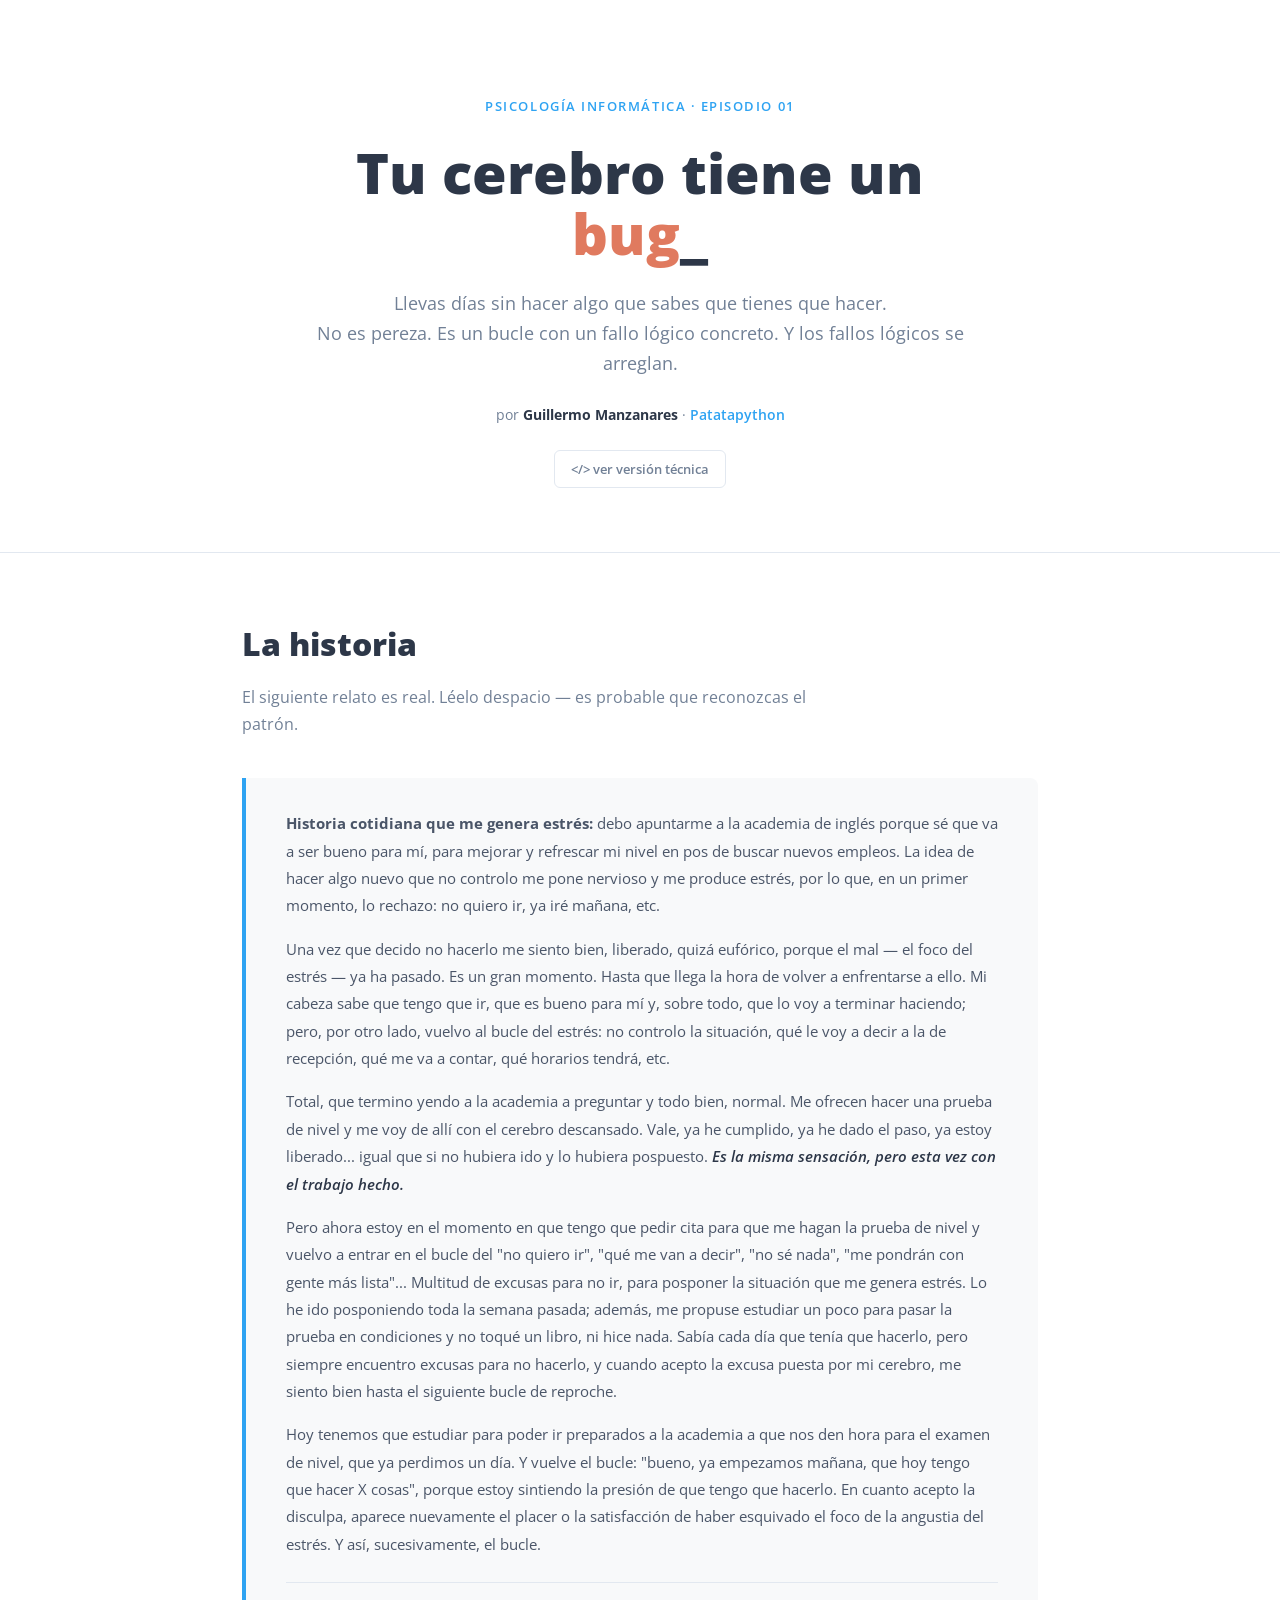
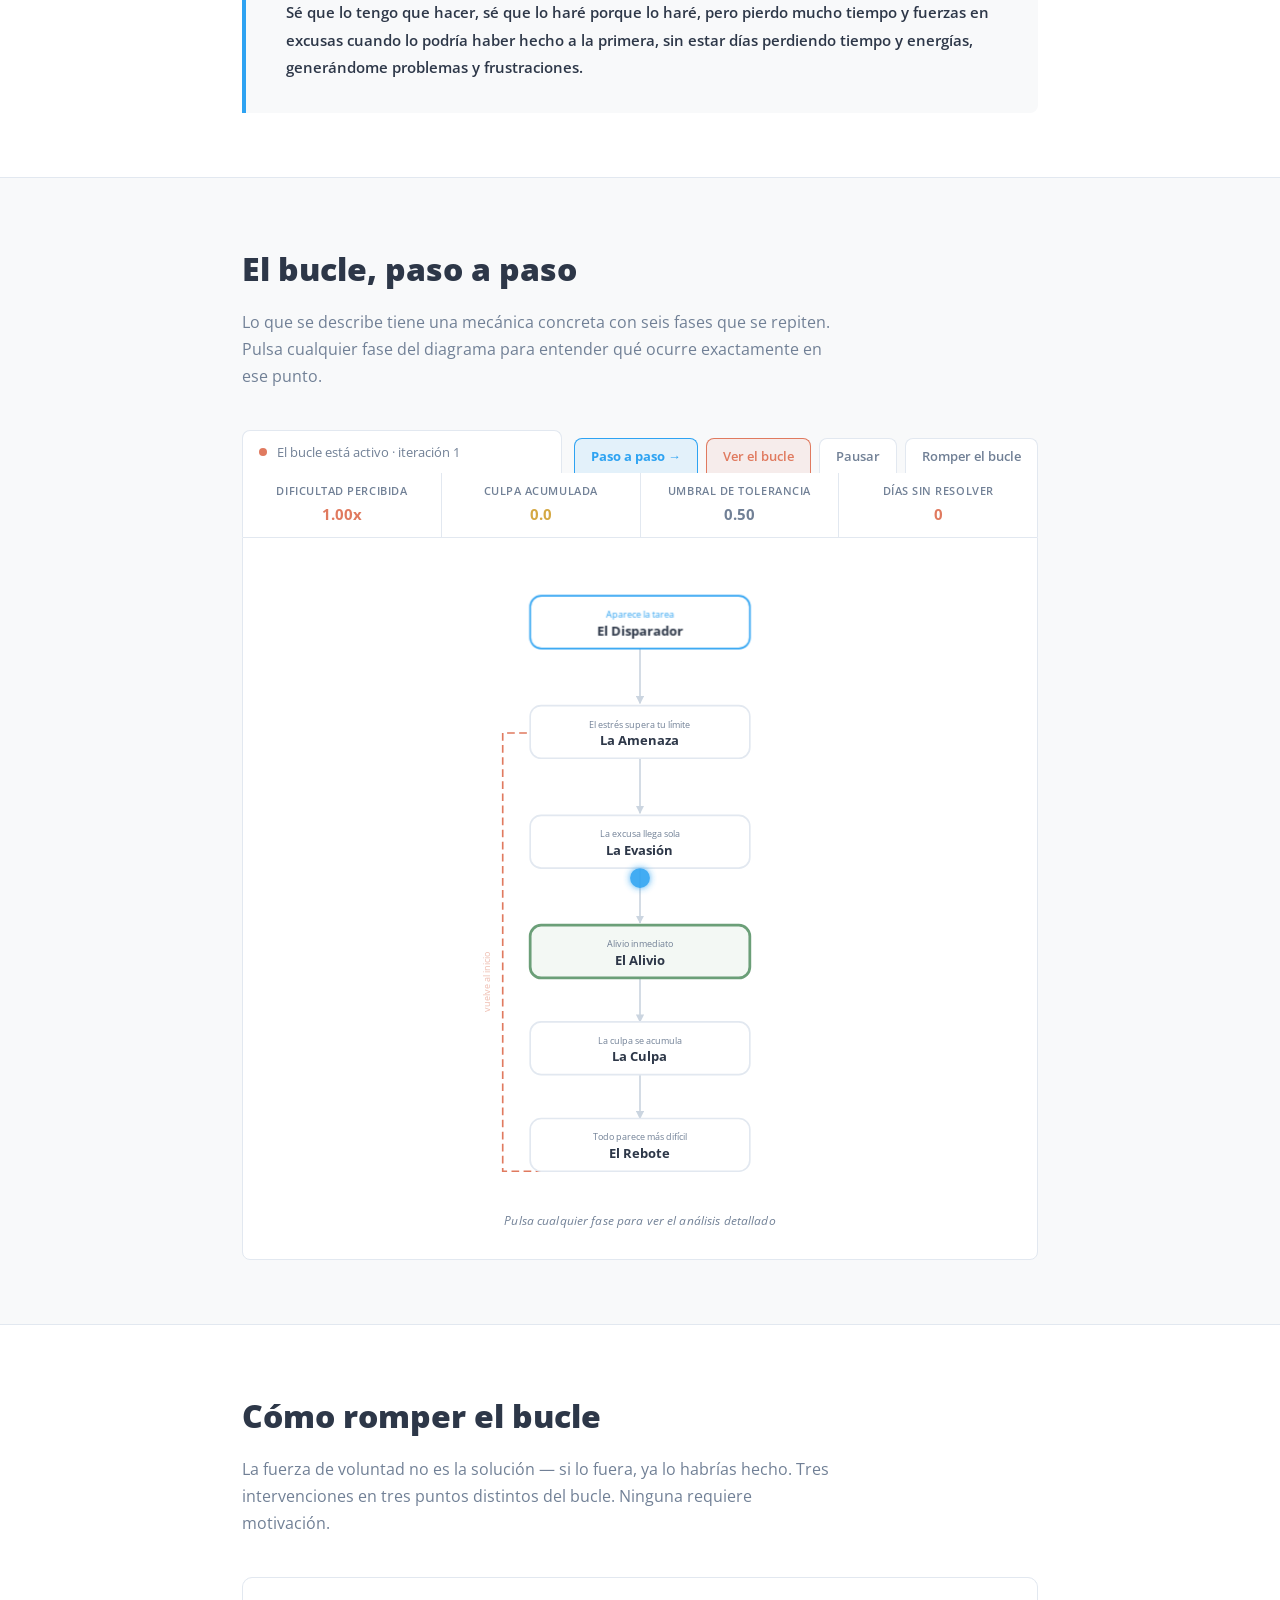
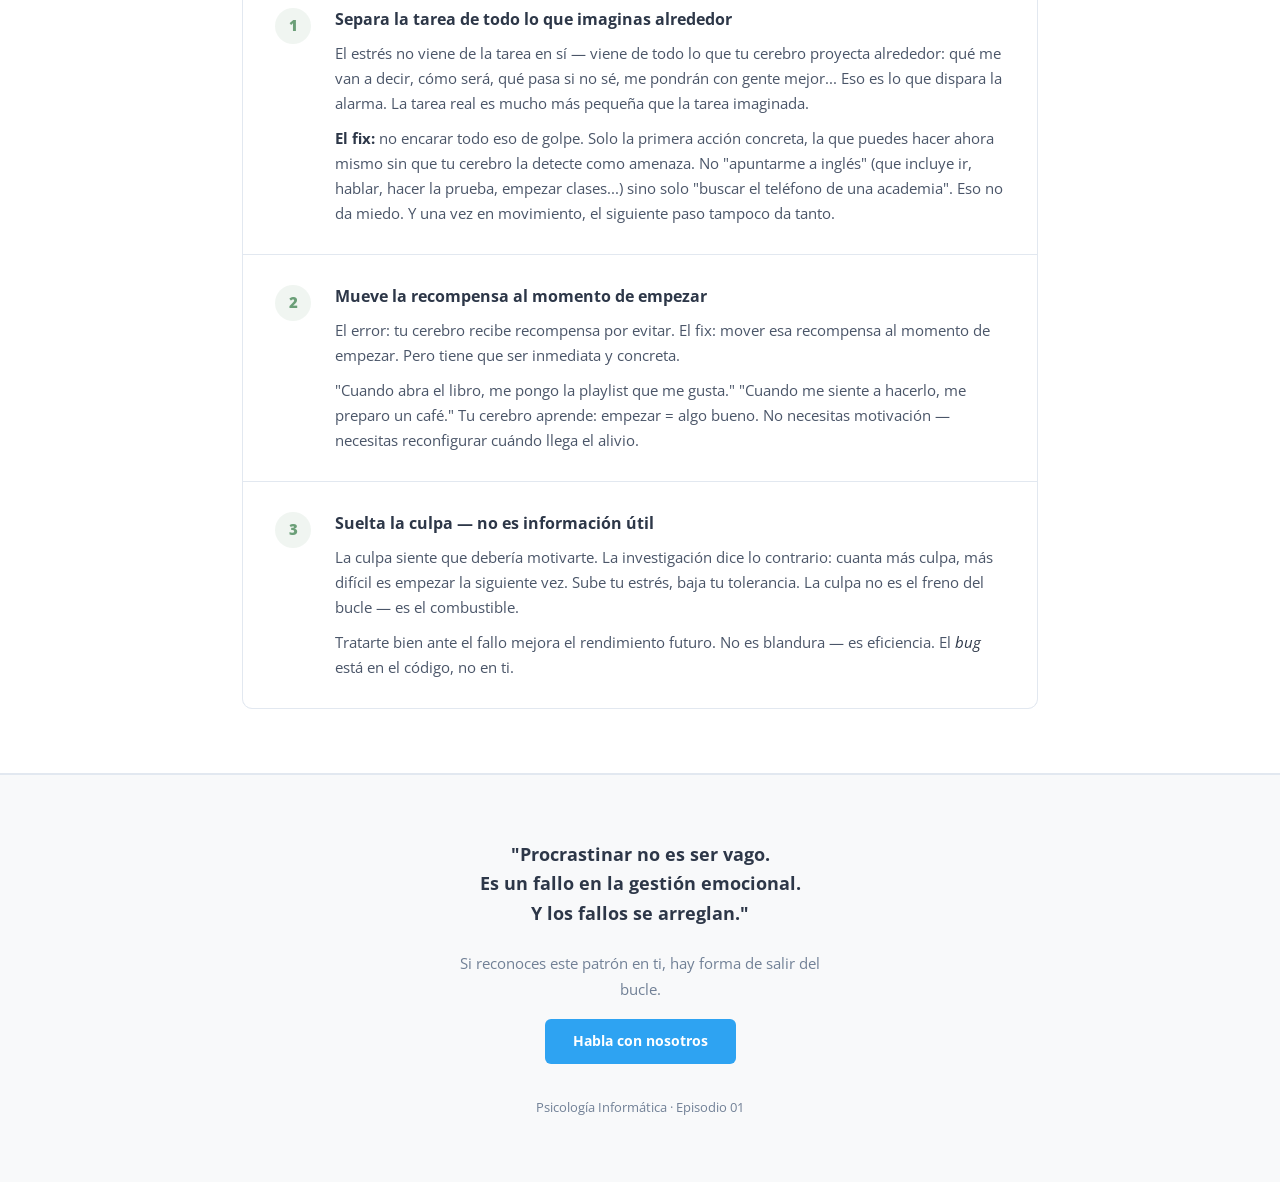
<file: index.html>
<!DOCTYPE html>
<html lang="es">
<head>
  <meta charset="UTF-8">
  <meta name="viewport" content="width=device-width, initial-scale=1.0">
  <title>Tu cerebro tiene un bug — Psicología Informática</title>
  <link href="https://fonts.googleapis.com/css2?family=Open+Sans:wght@400;600;700;800&display=swap" rel="stylesheet">
  <link rel="stylesheet" href="style.css">
</head>
<body>

<!-- HERO -->
<header class="hero">
  <p class="hero-label">Psicología Informática · Episodio 01</p>
  <h1>Tu cerebro tiene un <span class="accent-word">bug</span></h1>
  <p class="hero-sub">
    Llevas días sin hacer algo que sabes que tienes que hacer.<br>
    No es pereza. Es un bucle con un fallo lógico concreto. Y los fallos lógicos se arreglan.
  </p>
  <p class="hero-author">por <strong>Guillermo Manzanares</strong> · <a href="https://github.com/patatapython" target="_blank" rel="noopener" class="hero-author-handle">Patatapython</a></p>
  <a href="tech/index.html" class="version-link">&lt;/&gt; ver versión técnica</a>
</header>

<hr class="divider">

<!-- LA HISTORIA -->
<section class="section">
  <div class="wrap">
    <h2>La historia</h2>
    <p class="section-intro">
      El siguiente relato es real. Léelo despacio — es probable que reconozcas el patrón.
    </p>
    <div class="story-block">
      <p><strong>Historia cotidiana que me genera estrés:</strong> debo apuntarme a la academia de inglés porque sé que va a ser bueno para mí, para mejorar y refrescar mi nivel en pos de buscar nuevos empleos. La idea de hacer algo nuevo que no controlo me pone nervioso y me produce estrés, por lo que, en un primer momento, lo rechazo: no quiero ir, ya iré mañana, etc.</p>
      <p>Una vez que decido no hacerlo me siento bien, liberado, quizá eufórico, porque el mal — el foco del estrés — ya ha pasado. Es un gran momento. Hasta que llega la hora de volver a enfrentarse a ello. Mi cabeza sabe que tengo que ir, que es bueno para mí y, sobre todo, que lo voy a terminar haciendo; pero, por otro lado, vuelvo al bucle del estrés: no controlo la situación, qué le voy a decir a la de recepción, qué me va a contar, qué horarios tendrá, etc.</p>
      <p>Total, que termino yendo a la academia a preguntar y todo bien, normal. Me ofrecen hacer una prueba de nivel y me voy de allí con el cerebro descansado. Vale, ya he cumplido, ya he dado el paso, ya estoy liberado... igual que si no hubiera ido y lo hubiera pospuesto. <em>Es la misma sensación, pero esta vez con el trabajo hecho.</em></p>
      <p>Pero ahora estoy en el momento en que tengo que pedir cita para que me hagan la prueba de nivel y vuelvo a entrar en el bucle del "no quiero ir", "qué me van a decir", "no sé nada", "me pondrán con gente más lista"... Multitud de excusas para no ir, para posponer la situación que me genera estrés. Lo he ido posponiendo toda la semana pasada; además, me propuse estudiar un poco para pasar la prueba en condiciones y no toqué un libro, ni hice nada. Sabía cada día que tenía que hacerlo, pero siempre encuentro excusas para no hacerlo, y cuando acepto la excusa puesta por mi cerebro, me siento bien hasta el siguiente bucle de reproche.</p>
      <p>Hoy tenemos que estudiar para poder ir preparados a la academia a que nos den hora para el examen de nivel, que ya perdimos un día. Y vuelve el bucle: "bueno, ya empezamos mañana, que hoy tengo que hacer X cosas", porque estoy sintiendo la presión de que tengo que hacerlo. En cuanto acepto la disculpa, aparece nuevamente el placer o la satisfacción de haber esquivado el foco de la angustia del estrés. Y así, sucesivamente, el bucle.</p>
      <p class="story-final">Sé que lo tengo que hacer, sé que lo haré porque lo haré, pero pierdo mucho tiempo y fuerzas en excusas cuando lo podría haber hecho a la primera, sin estar días perdiendo tiempo y energías, generándome problemas y frustraciones.</p>
    </div>
  </div>
</section>

<hr class="divider">

<!-- EL BUCLE -->
<section class="section section-alt">
  <div class="wrap">
    <h2>El bucle, paso a paso</h2>
    <p class="section-intro">
      Lo que se describe tiene una mecánica concreta con seis fases que se repiten. Pulsa cualquier fase del diagrama para entender qué ocurre exactamente en ese punto.
    </p>

    <!-- CONTROLS -->
    <div class="diag-controls">
      <div class="diag-status">
        <div class="status-dot" id="d-dot"></div>
        <span id="d-txt">El bucle está activo &middot; iteración <span id="d-iter">1</span></span>
      </div>
      <div class="diag-btns">
        <button class="btn btn-tour" id="btn-tour">Paso a paso →</button>
        <button class="btn btn-stress" id="btn-bug">Ver el bucle</button>
        <button class="btn" id="btn-pause">Pausar</button>
        <button class="btn" id="btn-fix">Romper el bucle</button>
      </div>
    </div>

    <!-- COUNTERS -->
    <div class="counters-bar" id="counters-bar">
      <div class="c-item">
        <span class="c-label">Dificultad percibida</span>
        <span class="c-val" id="cv-diff">1.0x</span>
      </div>
      <div class="c-item">
        <span class="c-label">Culpa acumulada</span>
        <span class="c-val c-val-warn" id="cv-guilt">0.0</span>
      </div>
      <div class="c-item">
        <span class="c-label">Umbral de tolerancia</span>
        <span class="c-val c-val-neutral" id="cv-thresh">0.50</span>
      </div>
      <div class="c-item">
        <span class="c-label">Días sin resolver</span>
        <span class="c-val" id="cv-days">0</span>
      </div>
    </div>

    <!-- DIAGRAM + PANEL -->
    <div class="diag-wrap" id="diag-wrap">
      <div class="diag-svg-container">
        <svg id="diag" viewBox="0 0 310 590" xmlns="http://www.w3.org/2000/svg"
             style="width:100%;display:block;max-height:72vh;">
          <defs>
            <marker id="af" viewBox="0 0 10 10" refX="9" refY="5" markerWidth="5" markerHeight="5" orient="auto">
              <path d="M0,0 L10,5 L0,10 z" fill="#cbd5e0"/>
            </marker>
            <marker id="al" viewBox="0 0 10 10" refX="9" refY="5" markerWidth="5" markerHeight="5" orient="auto">
              <path d="M0,0 L10,5 L0,10 z" fill="#e07a5f"/>
            </marker>
            <marker id="ab" viewBox="0 0 10 10" refX="9" refY="5" markerWidth="5" markerHeight="5" orient="auto">
              <path d="M0,0 L10,5 L0,10 z" fill="#6b9f78"/>
            </marker>
            <filter id="glow" x="-60%" y="-60%" width="220%" height="220%">
              <feGaussianBlur stdDeviation="3.5" result="b"/>
              <feMerge><feMergeNode in="b"/><feMergeNode in="SourceGraphic"/></feMerge>
            </filter>
          </defs>

          <!-- loop-back spine -->
          <g id="g-lb" style="transition:opacity 0.6s">
            <path d="M155,562 L30,562 L30,163 L80,163"
              stroke="#e07a5f" stroke-width="1.5" fill="none"
              stroke-dasharray="7,4" marker-end="url(#al)"/>
            <text transform="translate(18,390) rotate(-90)" text-anchor="middle"
              fill="#e07a5f" opacity="0.5" font-family="'Open Sans',sans-serif" font-size="8">vuelve al inicio</text>
          </g>

          <!-- flow arrows -->
          <line x1="155" y1="86"  x2="155" y2="136" stroke="#cbd5e0" stroke-width="1.5" marker-end="url(#af)"/>
          <line x1="155" y1="186" x2="155" y2="236" stroke="#cbd5e0" stroke-width="1.5" marker-end="url(#af)"/>
          <line x1="155" y1="286" x2="155" y2="336" stroke="#cbd5e0" stroke-width="1.5" marker-end="url(#af)"/>
          <line x1="155" y1="386" x2="155" y2="426" stroke="#cbd5e0" stroke-width="1.5" marker-end="url(#af)"/>
          <line x1="155" y1="474" x2="155" y2="514" stroke="#cbd5e0" stroke-width="1.5" marker-end="url(#af)"/>

          <!-- break arrows (fix mode) -->
          <g id="g-brk" style="opacity:0;transition:opacity 0.5s 0.3s">
            <line x1="230" y1="163" x2="268" y2="163" stroke="#6b9f78" stroke-width="2" marker-end="url(#ab)"/>
            <line x1="230" y1="261" x2="268" y2="261" stroke="#6b9f78" stroke-width="2" marker-end="url(#ab)"/>
            <line x1="230" y1="449" x2="268" y2="449" stroke="#6b9f78" stroke-width="2" marker-end="url(#ab)"/>
          </g>

          <!-- patch circles (fix mode) -->
          <g id="g-patches" style="opacity:0;transition:opacity 0.5s 0.6s">
            <g data-node="p1" style="cursor:pointer" role="button" tabindex="0" aria-label="Ver solución 1: Separa la tarea">
              <circle cx="283" cy="163" r="11" fill="rgba(107,159,120,0.15)" stroke="#6b9f78" stroke-width="1.5"/>
              <text x="283" y="167" fill="#6b9f78" font-family="'Open Sans',sans-serif" font-size="8" font-weight="bold" text-anchor="middle">P1</text>
            </g>
            <g data-node="p2" style="cursor:pointer" role="button" tabindex="0" aria-label="Ver solución 2: Mueve la recompensa">
              <circle cx="283" cy="261" r="11" fill="rgba(107,159,120,0.15)" stroke="#6b9f78" stroke-width="1.5"/>
              <text x="283" y="265" fill="#6b9f78" font-family="'Open Sans',sans-serif" font-size="8" font-weight="bold" text-anchor="middle">P2</text>
            </g>
            <g data-node="p3" style="cursor:pointer" role="button" tabindex="0" aria-label="Ver solución 3: Suelta la culpa">
              <circle cx="283" cy="449" r="11" fill="rgba(107,159,120,0.15)" stroke="#6b9f78" stroke-width="1.5"/>
              <text x="283" y="453" fill="#6b9f78" font-family="'Open Sans',sans-serif" font-size="8" font-weight="bold" text-anchor="middle">P3</text>
            </g>
          </g>

          <!-- NODES -->
          <g data-node="dis" id="nd-dis" role="button" tabindex="0" aria-label="Ver detalles: El Disparador">
            <rect class="node-rect" x="55" y="38" width="200" height="48" rx="10"
              fill="#ffffff" stroke="#2ea3f2" stroke-width="1.5"/>
            <text x="155" y="58" fill="#2ea3f2" font-family="'Open Sans',sans-serif"
              font-size="8.5" text-anchor="middle">Aparece la tarea</text>
            <text x="155" y="74" fill="#2d3748" font-family="'Open Sans',sans-serif"
              font-size="12" font-weight="700" text-anchor="middle">El Disparador</text>
          </g>

          <g data-node="ame" id="nd-ame" role="button" tabindex="0" aria-label="Ver detalles: La Amenaza">
            <rect class="node-rect" id="bx-ame" x="55" y="138" width="200" height="48" rx="10"
              fill="#ffffff" stroke="#e2e8f0" stroke-width="1.5"/>
            <text x="155" y="158" fill="#718096" font-family="'Open Sans',sans-serif"
              font-size="8.5" text-anchor="middle">El estrés supera tu límite</text>
            <text x="155" y="174" fill="#2d3748" font-family="'Open Sans',sans-serif"
              font-size="12" font-weight="700" text-anchor="middle">La Amenaza</text>
          </g>

          <g data-node="eva" id="nd-eva" role="button" tabindex="0" aria-label="Ver detalles: La Evasión">
            <rect class="node-rect" id="bx-eva" x="55" y="238" width="200" height="48" rx="10"
              fill="#ffffff" stroke="#e2e8f0" stroke-width="1.5"/>
            <text x="155" y="258" fill="#718096" font-family="'Open Sans',sans-serif"
              font-size="8.5" text-anchor="middle">La excusa llega sola</text>
            <text x="155" y="274" fill="#2d3748" font-family="'Open Sans',sans-serif"
              font-size="12" font-weight="700" text-anchor="middle">La Evasión</text>
          </g>

          <g data-node="ali" id="nd-ali" role="button" tabindex="0" aria-label="Ver detalles: El Alivio">
            <rect class="node-rect" id="bx-ali" x="55" y="338" width="200" height="48" rx="10"
              fill="#ffffff" stroke="#e2e8f0" stroke-width="1.5"/>
            <text x="155" y="358" fill="#718096" font-family="'Open Sans',sans-serif"
              font-size="8.5" text-anchor="middle">Alivio inmediato</text>
            <text x="155" y="374" fill="#2d3748" font-family="'Open Sans',sans-serif"
              font-size="12" font-weight="700" text-anchor="middle">El Alivio</text>
          </g>

          <g data-node="cul" id="nd-cul" role="button" tabindex="0" aria-label="Ver detalles: La Culpa">
            <rect class="node-rect" id="bx-cul" x="55" y="426" width="200" height="48" rx="10"
              fill="#ffffff" stroke="#e2e8f0" stroke-width="1.5"/>
            <text x="155" y="446" fill="#718096" font-family="'Open Sans',sans-serif"
              font-size="8.5" text-anchor="middle">La culpa se acumula</text>
            <text x="155" y="462" fill="#2d3748" font-family="'Open Sans',sans-serif"
              font-size="12" font-weight="700" text-anchor="middle">La Culpa</text>
          </g>

          <g data-node="reb" id="nd-reb" role="button" tabindex="0" aria-label="Ver detalles: El Rebote">
            <rect class="node-rect" id="bx-reb" x="55" y="514" width="200" height="48" rx="10"
              fill="#ffffff" stroke="#e2e8f0" stroke-width="1.5"/>
            <text x="155" y="534" fill="#718096" font-family="'Open Sans',sans-serif"
              font-size="8.5" text-anchor="middle">Todo parece más difícil</text>
            <text x="155" y="550" fill="#2d3748" font-family="'Open Sans',sans-serif"
              font-size="12" font-weight="700" text-anchor="middle">El Rebote</text>
          </g>

          <!-- token -->
          <circle id="tok" cx="155" cy="163" r="9" fill="#2ea3f2" filter="url(#glow)" opacity="0.9"/>
        </svg>
        <div class="node-badge" aria-hidden="true">Pulsa una fase para ver el análisis →</div>
        <p class="diag-hint">Pulsa cualquier fase para ver el análisis detallado</p>
      </div>

      <!-- INFO PANEL -->
      <div class="info-panel" id="info-panel">
        <div class="info-panel-inner">
          <div class="panel-head">
            <div>
              <div class="panel-fase" id="p-fase"></div>
              <div class="panel-title" id="p-title"></div>
            </div>
            <button class="panel-close" id="panel-close">&times;</button>
          </div>
          <div class="panel-subtitle" id="p-subtitle"></div>
          <p class="panel-story" id="p-story"></p>
          <div class="panel-vars-title" id="p-vars-title">Qué está pasando</div>
          <div id="p-vars"></div>
          <div class="panel-note" id="p-note"></div>
          <div class="panel-nav" id="panel-nav">
            <button class="panel-nav-btn" id="pnav-prev">&larr; Anterior</button>
            <span class="panel-nav-pos" id="pnav-pos"></span>
            <button class="panel-nav-btn panel-nav-next" id="pnav-next">Siguiente &rarr;</button>
          </div>
        </div>
      </div>
    </div><!-- /diag-wrap -->

  </div>
</section>

<hr class="divider">

<!-- COMO ROMPER EL BUCLE -->
<section class="section">
  <div class="wrap">
    <h2>Cómo romper el bucle</h2>
    <p class="section-intro">
      La fuerza de voluntad no es la solución — si lo fuera, ya lo habrías hecho. Tres intervenciones en tres puntos distintos del bucle. Ninguna requiere motivación.
    </p>
    <div class="patches">

      <div class="patch">
        <div class="patch-number">1</div>
        <div class="patch-content">
          <h3 class="patch-name">Separa la tarea de todo lo que imaginas alrededor</h3>
          <p class="patch-body">
            El estrés no viene de la tarea en sí — viene de todo lo que tu cerebro proyecta alrededor: qué me van a decir, cómo será, qué pasa si no sé, me pondrán con gente mejor... Eso es lo que dispara la alarma. La tarea real es mucho más pequeña que la tarea imaginada.
          </p>
          <p class="patch-body">
            <strong>El fix:</strong> no encarar todo eso de golpe. Solo la primera acción concreta, la que puedes hacer ahora mismo sin que tu cerebro la detecte como amenaza. No "apuntarme a inglés" (que incluye ir, hablar, hacer la prueba, empezar clases...) sino solo "buscar el teléfono de una academia". Eso no da miedo. Y una vez en movimiento, el siguiente paso tampoco da tanto.
          </p>
        </div>
      </div>

      <div class="patch">
        <div class="patch-number">2</div>
        <div class="patch-content">
          <h3 class="patch-name">Mueve la recompensa al momento de empezar</h3>
          <p class="patch-body">
            El error: tu cerebro recibe recompensa por evitar. El fix: mover esa recompensa al momento de empezar. Pero tiene que ser inmediata y concreta.
          </p>
          <p class="patch-body">
            "Cuando abra el libro, me pongo la playlist que me gusta." "Cuando me siente a hacerlo, me preparo un café." Tu cerebro aprende: empezar = algo bueno. No necesitas motivación — necesitas reconfigurar cuándo llega el alivio.
          </p>
        </div>
      </div>

      <div class="patch">
        <div class="patch-number">3</div>
        <div class="patch-content">
          <h3 class="patch-name">Suelta la culpa — no es información útil</h3>
          <p class="patch-body">
            La culpa siente que debería motivarte. La investigación dice lo contrario: cuanta más culpa, más difícil es empezar la siguiente vez. Sube tu estrés, baja tu tolerancia. La culpa no es el freno del bucle — es el combustible.
          </p>
          <p class="patch-body">
            Tratarte bien ante el fallo mejora el rendimiento futuro. No es blandura — es eficiencia. El <em>bug</em> está en el código, no en ti.
          </p>
        </div>
      </div>

    </div>
  </div>
</section>

<hr class="divider">

<footer>
  <p class="footer-quote">"Procrastinar no es ser vago.<br>Es un fallo en la gestión emocional.<br>Y los fallos se arreglan."</p>
  <div class="footer-cta">
    <p class="footer-cta-text">Si reconoces este patrón en ti, hay forma de salir del bucle.</p>
    <a href="#contacto" class="footer-cta-btn">Habla con nosotros</a>
  </div>
  <p class="footer-sub">Psicología Informática · Episodio 01</p>
</footer>

<script src="main.js"></script>
</body>
</html>
</file>
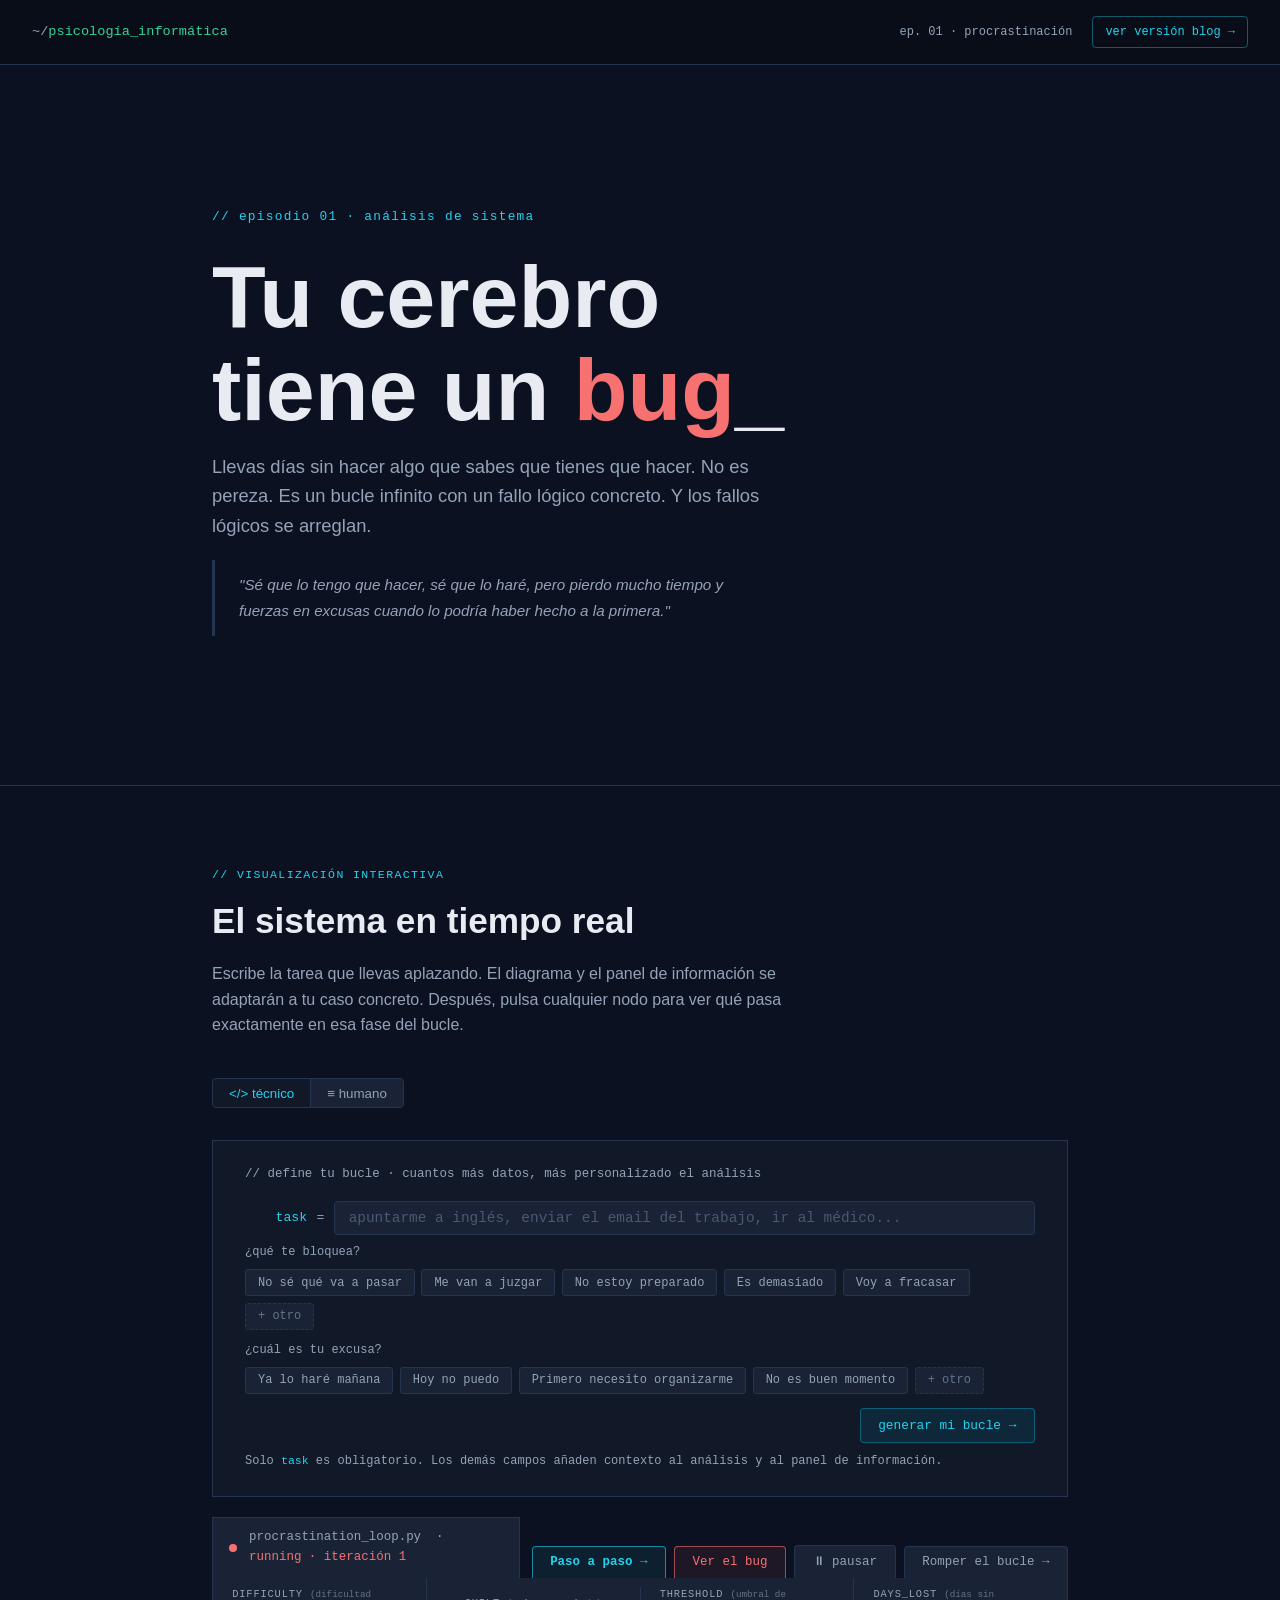
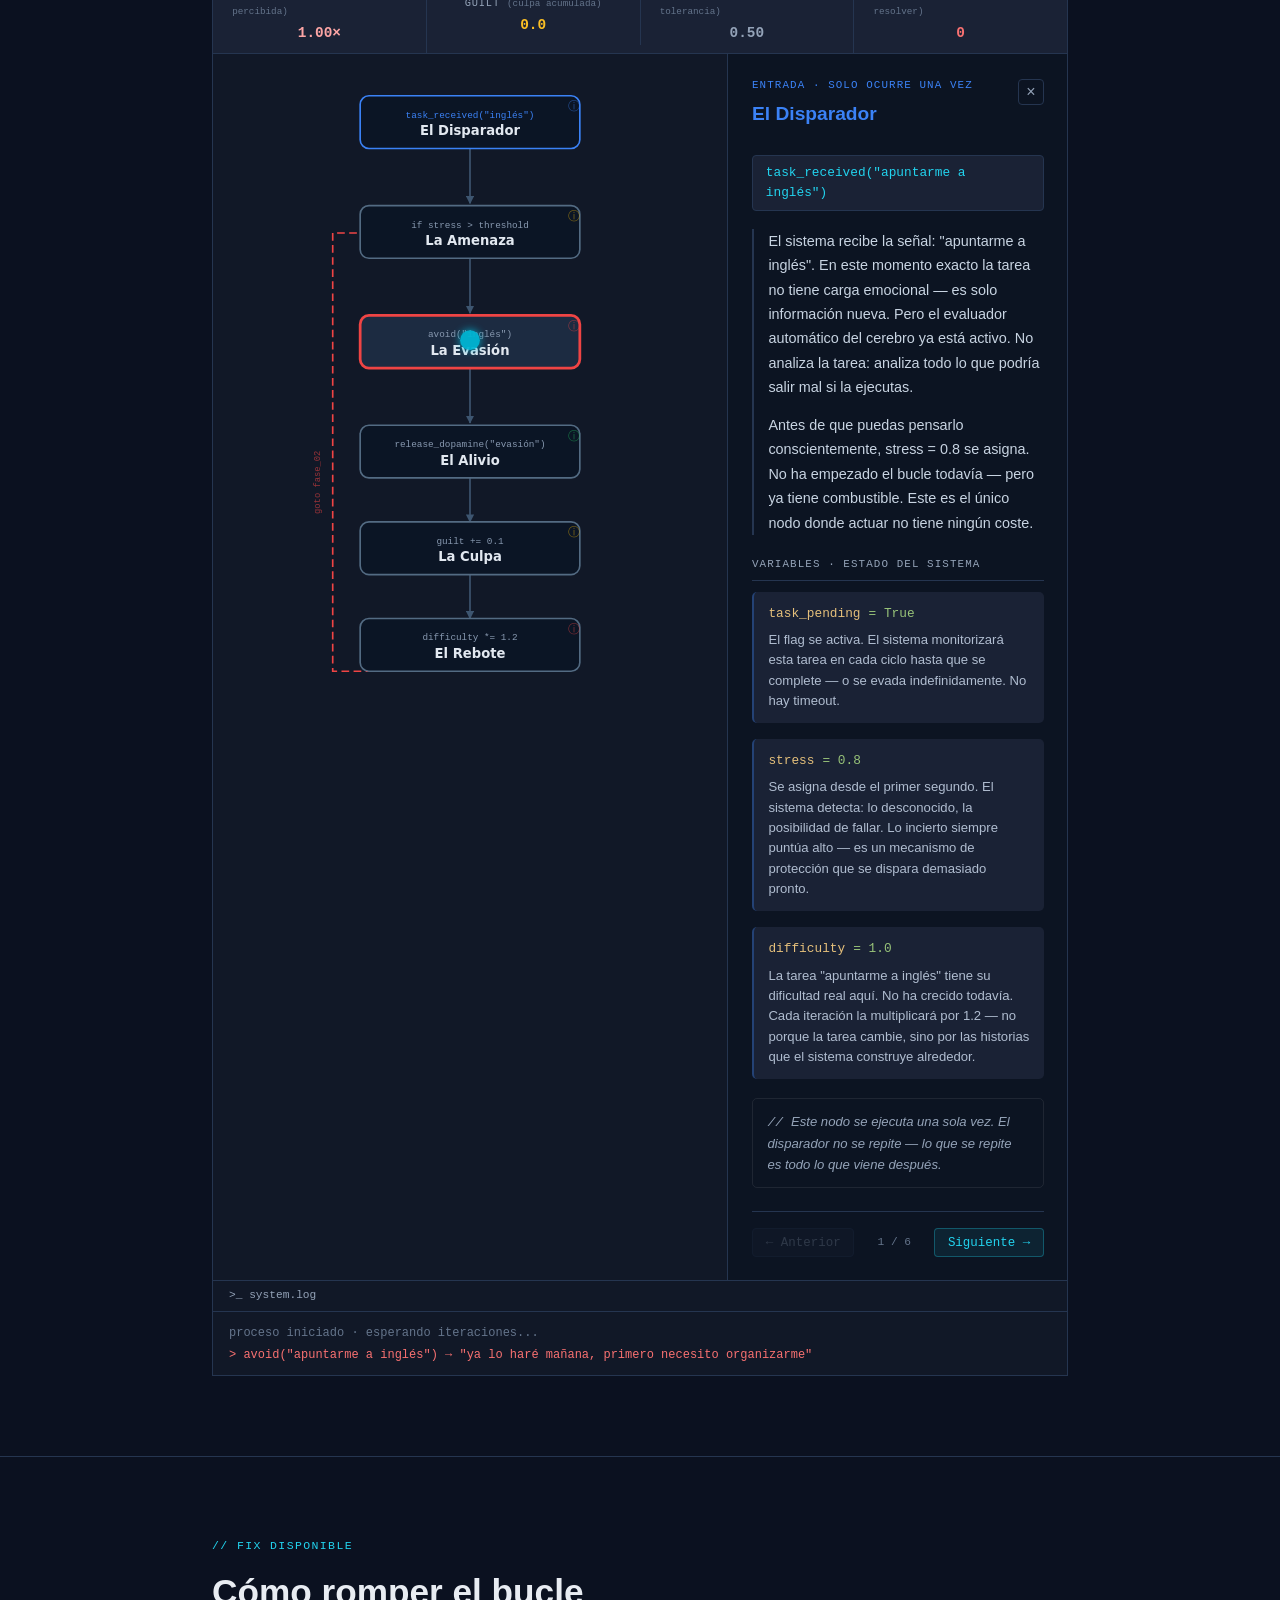
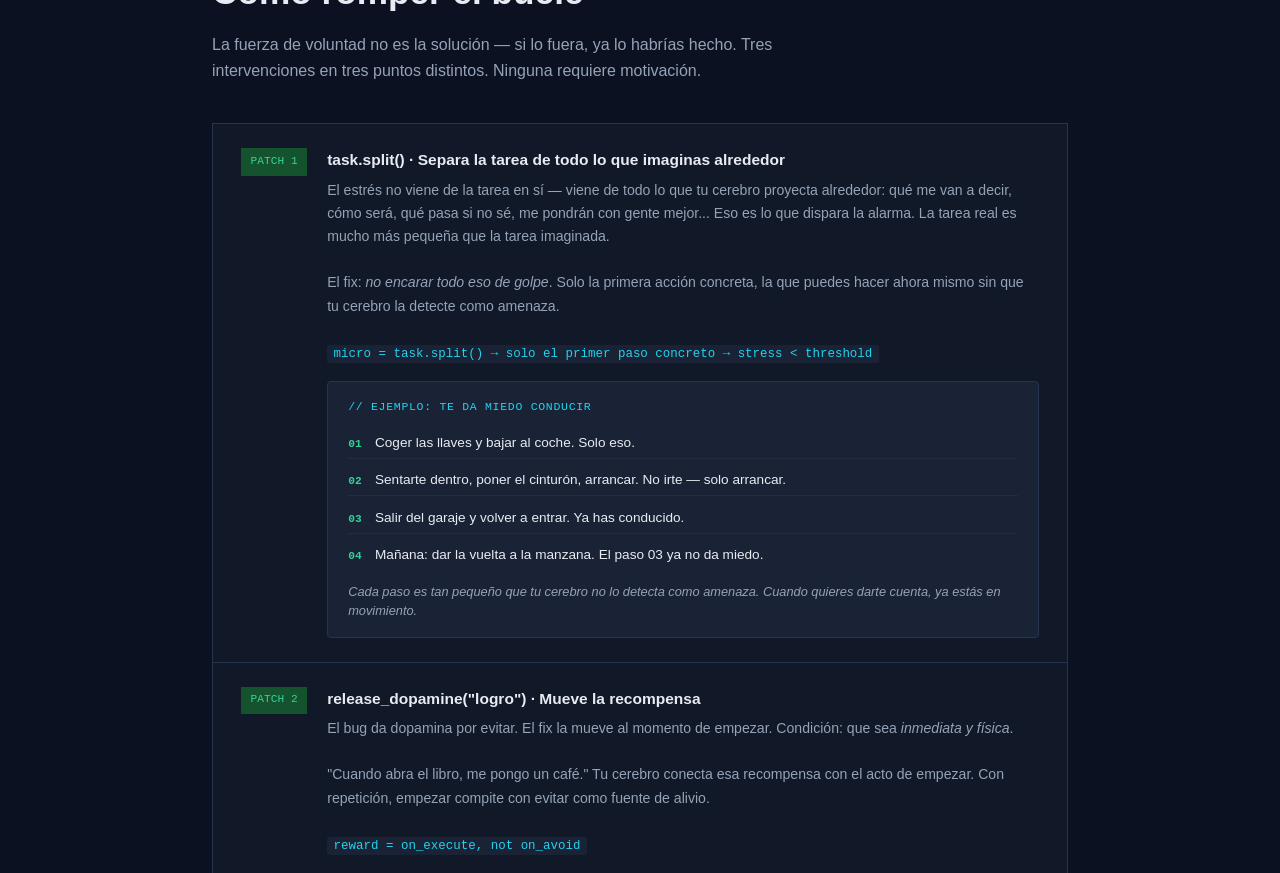
<file: tech/index.html>
<!DOCTYPE html>
<html lang="es">
<head>
  <meta charset="UTF-8">
  <meta name="viewport" content="width=device-width, initial-scale=1.0">
  <title>Tu cerebro tiene un bug · psicología_informática</title>
  <link rel="stylesheet" href="style.css">
</head>
<body>

<nav>
  <span class="nav-logo"><span>~/</span>psicología_informática</span>
  <span class="nav-ep">ep. 01 · procrastinación</span>
  <a href="../index.html" class="nav-link-blog">ver versión blog →</a>
</nav>

<!-- HERO -->
<div class="hero">
  <p class="hero-tag">// episodio 01 · análisis de sistema</p>
  <h1>Tu cerebro<br>tiene un <span class="bug-word">bug</span></h1>
  <p class="hero-sub">
    Llevas días sin hacer algo que sabes que tienes que hacer.
    No es pereza. Es un bucle infinito con un fallo lógico concreto.
    Y los fallos lógicos se arreglan.
  </p>
  <blockquote class="hero-quote">
    "Sé que lo tengo que hacer, sé que lo haré, pero pierdo mucho tiempo
    y fuerzas en excusas cuando lo podría haber hecho a la primera."
  </blockquote>
</div>

<hr class="div">

<!-- DIAGRAMA -->
<section class="fi">
  <div class="wrap">
    <p class="section-label">// visualización interactiva</p>
    <h2>El sistema en tiempo real</h2>
    <p class="section-desc">
      Escribe la tarea que llevas aplazando. El diagrama y el panel de información se adaptarán a tu caso concreto.
      Después, pulsa cualquier nodo para ver qué pasa exactamente en esa fase del bucle.
    </p>

    <!-- MODE TOGGLE -->
    <div class="mode-switch">
      <button class="ms-btn ms-active ms-tech" id="btn-tech">&lt;/&gt; técnico</button>
      <button class="ms-btn ms-human" id="btn-human">≡ humano</button>
    </div>

    <!-- TASK INPUT -->
    <div class="task-form">
      <div class="tf-comment">// define tu bucle · cuantos más datos, más personalizado el análisis</div>
      <div class="tf-field">
        <span class="tf-key">task</span>
        <span class="tf-eq">=</span>
        <input id="tf-task" class="tf-input tf-main" type="text"
               placeholder="apuntarme a inglés, enviar el email del trabajo, ir al médico..."
               maxlength="55"/>
      </div>
      <div class="chip-group">
        <span class="chip-label">¿qué te bloquea?</span>
        <div class="chips" id="chips-block">
          <button class="chip" data-val="no sé qué va a pasar">No sé qué va a pasar</button>
          <button class="chip" data-val="me van a juzgar">Me van a juzgar</button>
          <button class="chip" data-val="no estoy preparado">No estoy preparado</button>
          <button class="chip" data-val="es demasiado">Es demasiado</button>
          <button class="chip" data-val="voy a fracasar">Voy a fracasar</button>
          <button class="chip chip-add">+ otro</button>
          <input class="chip-custom-input" type="text" placeholder="escribe el tuyo..." maxlength="40" style="display:none">
        </div>
      </div>
      <div class="chip-group">
        <span class="chip-label">¿cuál es tu excusa?</span>
        <div class="chips" id="chips-excuse">
          <button class="chip" data-val="ya lo haré mañana">Ya lo haré mañana</button>
          <button class="chip" data-val="hoy no puedo, tengo cosas">Hoy no puedo</button>
          <button class="chip" data-val="primero necesito organizarme">Primero necesito organizarme</button>
          <button class="chip" data-val="no es buen momento">No es buen momento</button>
          <button class="chip chip-add">+ otro</button>
          <input class="chip-custom-input" type="text" placeholder="escribe la tuya..." maxlength="40" style="display:none">
        </div>
      </div>
      <div class="tf-actions">
        <button id="task-btn" class="tf-btn">generar mi bucle →</button>
      </div>
      <div class="tf-feedback" id="tf-fb">Solo <code style="color:var(--cyan);font-size:0.72rem">task</code> es obligatorio. Los demás campos añaden contexto al análisis y al panel de información.</div>
    </div>

    <!-- CONTROLS -->
    <div class="diag-controls" style="margin-top:1.25rem">
      <div class="diag-status">
        <div class="blink-dot" id="d-dot"></div>
        <span id="d-txt" style="font-size:0.78rem;">
          procrastination_loop.py &nbsp;·&nbsp;
          <span style="color:var(--red)">running · iteración <span id="d-iter">1</span></span>
        </span>
      </div>
      <div class="diag-btns">
        <button class="d-btn d-tour" id="btn-tour">Paso a paso →</button>
        <button class="d-btn d-bug" id="btn-bug">Ver el bug</button>
        <button class="d-btn" id="btn-pause">⏸ pausar</button>
        <button class="d-btn" id="btn-fix">Romper el bucle →</button>
      </div>
    </div>

    <!-- LIVE COUNTERS -->
    <div class="counters-bar" id="counters-bar">
      <div class="c-item">
        <span class="c-label">difficulty <span class="c-label-es">(dificultad percibida)</span></span>
        <span class="c-val" id="cv-diff" style="color:#f87171">1.0×</span>
      </div>
      <div class="c-item">
        <span class="c-label">guilt <span class="c-label-es">(culpa acumulada)</span></span>
        <span class="c-val" id="cv-guilt" style="color:#fbbf24">0.0</span>
      </div>
      <div class="c-item">
        <span class="c-label">threshold <span class="c-label-es">(umbral de tolerancia)</span></span>
        <span class="c-val" id="cv-thresh" style="color:var(--muted)">0.50</span>
      </div>
      <div class="c-item">
        <span class="c-label">days_lost <span class="c-label-es">(días sin resolver)</span></span>
        <span class="c-val" id="cv-days" style="color:#f87171">0</span>
      </div>
    </div>

    <!-- DIAGRAM + PANEL -->
    <div class="diag-wrap" id="diag-wrap">
      <div class="diag-svg-container">
        <svg id="diag" viewBox="0 0 310 590" xmlns="http://www.w3.org/2000/svg"
             style="width:100%;display:block;max-height:72vh;">
          <defs>
            <marker id="af" viewBox="0 0 10 10" refX="9" refY="5" markerWidth="5" markerHeight="5" orient="auto">
              <path d="M0,0 L10,5 L0,10 z" fill="#3d5570"/>
            </marker>
            <marker id="al" viewBox="0 0 10 10" refX="9" refY="5" markerWidth="5" markerHeight="5" orient="auto">
              <path d="M0,0 L10,5 L0,10 z" fill="#ef4444"/>
            </marker>
            <marker id="ab" viewBox="0 0 10 10" refX="9" refY="5" markerWidth="5" markerHeight="5" orient="auto">
              <path d="M0,0 L10,5 L0,10 z" fill="#22c55e"/>
            </marker>
            <filter id="glow" x="-60%" y="-60%" width="220%" height="220%">
              <feGaussianBlur stdDeviation="4" result="b"/>
              <feMerge><feMergeNode in="b"/><feMergeNode in="SourceGraphic"/></feMerge>
            </filter>
          </defs>

          <!-- loop-back spine -->
          <g id="g-lb" style="transition:opacity 0.6s">
            <path d="M155,562 L30,562 L30,163 L80,163"
              stroke="#ef4444" stroke-width="1.5" fill="none"
              stroke-dasharray="7,4" marker-end="url(#al)"/>
            <text transform="translate(18,390) rotate(-90)" text-anchor="middle"
              fill="#ef4444" opacity="0.6" font-family="Courier New,monospace" font-size="8">goto fase_02</text>
          </g>

          <!-- flow arrows -->
          <line x1="155" y1="86"  x2="155" y2="136" stroke="#3d5570" stroke-width="1.5" marker-end="url(#af)"/>
          <line x1="155" y1="186" x2="155" y2="236" stroke="#3d5570" stroke-width="1.5" marker-end="url(#af)"/>
          <line x1="155" y1="286" x2="155" y2="336" stroke="#3d5570" stroke-width="1.5" marker-end="url(#af)"/>
          <line x1="155" y1="386" x2="155" y2="426" stroke="#3d5570" stroke-width="1.5" marker-end="url(#af)"/>
          <line x1="155" y1="474" x2="155" y2="514" stroke="#3d5570" stroke-width="1.5" marker-end="url(#af)"/>

          <!-- break arrows (fix mode) -->
          <g id="g-brk" style="opacity:0;transition:opacity 0.5s 0.3s">
            <line x1="230" y1="163" x2="268" y2="163" stroke="#22c55e" stroke-width="2" marker-end="url(#ab)"/>
            <line x1="230" y1="261" x2="268" y2="261" stroke="#22c55e" stroke-width="2" marker-end="url(#ab)"/>
            <line x1="230" y1="449" x2="268" y2="449" stroke="#22c55e" stroke-width="2" marker-end="url(#ab)"/>
          </g>

          <!-- patch circles (fix mode) -->
          <g id="g-patches" style="opacity:0;transition:opacity 0.5s 0.6s">
            <g data-node="p1" style="cursor:pointer">
              <circle cx="283" cy="163" r="11" fill="rgba(20,83,45,0.6)" stroke="#22c55e" stroke-width="1.5"/>
              <text x="283" y="167" fill="#4ade80" font-family="Courier New,monospace" font-size="8" font-weight="bold" text-anchor="middle">P1</text>
            </g>
            <g data-node="p2" style="cursor:pointer">
              <circle cx="283" cy="261" r="11" fill="rgba(20,83,45,0.6)" stroke="#22c55e" stroke-width="1.5"/>
              <text x="283" y="265" fill="#4ade80" font-family="Courier New,monospace" font-size="8" font-weight="bold" text-anchor="middle">P2</text>
            </g>
            <g data-node="p3" style="cursor:pointer">
              <circle cx="283" cy="449" r="11" fill="rgba(20,83,45,0.6)" stroke="#22c55e" stroke-width="1.5"/>
              <text x="283" y="453" fill="#4ade80" font-family="Courier New,monospace" font-size="8" font-weight="bold" text-anchor="middle">P3</text>
            </g>
          </g>

          <!-- NODES -->
          <g data-node="dis" id="nd-dis">
            <rect class="node-rect" x="55" y="38" width="200" height="48" rx="8"
              fill="#0b1525" stroke="#3b82f6" stroke-width="1.5" style="transition:stroke 0.3s,fill 0.3s,stroke-width 0.3s"/>
            <text id="t-dis" x="155" y="58" fill="#3b82f6" font-family="Courier New,monospace"
              font-size="8.5" text-anchor="middle">task_received("inglés")</text>
            <text x="155" y="74" fill="#e2e8f0" font-family="system-ui,sans-serif"
              font-size="12" font-weight="700" text-anchor="middle">El Disparador</text>
            <text x="244" y="51" fill="#3b82f6" font-family="system-ui" font-size="11" opacity="0.5">ⓘ</text>
          </g>

          <g data-node="ame" id="nd-ame">
            <rect class="node-rect" id="bx-ame" x="55" y="138" width="200" height="48" rx="8"
              fill="#0b1525" stroke="#475569" stroke-width="1.5" style="transition:stroke 0.3s,fill 0.3s,stroke-width 0.3s"/>
            <text id="t-ame" x="155" y="158" fill="#8899b0" font-family="Courier New,monospace"
              font-size="8.5" text-anchor="middle">if stress &gt; threshold</text>
            <text x="155" y="174" fill="#e2e8f0" font-family="system-ui,sans-serif"
              font-size="12" font-weight="700" text-anchor="middle">La Amenaza</text>
            <text x="244" y="151" fill="#eab308" font-family="system-ui" font-size="11" opacity="0.5">ⓘ</text>
          </g>

          <g data-node="eva" id="nd-eva">
            <rect class="node-rect" id="bx-eva" x="55" y="238" width="200" height="48" rx="8"
              fill="#0b1525" stroke="#475569" stroke-width="1.5" style="transition:stroke 0.3s,fill 0.3s,stroke-width 0.3s"/>
            <text id="t-eva" x="155" y="258" fill="#8899b0" font-family="Courier New,monospace"
              font-size="8.5" text-anchor="middle">avoid("inglés")</text>
            <text x="155" y="274" fill="#e2e8f0" font-family="system-ui,sans-serif"
              font-size="12" font-weight="700" text-anchor="middle">La Evasión</text>
            <text x="244" y="251" fill="#ef4444" font-family="system-ui" font-size="11" opacity="0.5">ⓘ</text>
          </g>

          <g data-node="ali" id="nd-ali">
            <rect class="node-rect" id="bx-ali" x="55" y="338" width="200" height="48" rx="8"
              fill="#0b1525" stroke="#475569" stroke-width="1.5" style="transition:stroke 0.3s,fill 0.3s,stroke-width 0.3s"/>
            <text id="t-ali" x="155" y="358" fill="#8899b0" font-family="Courier New,monospace"
              font-size="8.5" text-anchor="middle">release_dopamine("evasión")</text>
            <text x="155" y="374" fill="#e2e8f0" font-family="system-ui,sans-serif"
              font-size="12" font-weight="700" text-anchor="middle">El Alivio</text>
            <text x="244" y="351" fill="#22c55e" font-family="system-ui" font-size="11" opacity="0.5">ⓘ</text>
          </g>

          <g data-node="cul" id="nd-cul">
            <rect class="node-rect" id="bx-cul" x="55" y="426" width="200" height="48" rx="8"
              fill="#0b1525" stroke="#475569" stroke-width="1.5" style="transition:stroke 0.3s,fill 0.3s,stroke-width 0.3s"/>
            <text id="t-cul" x="155" y="446" fill="#8899b0" font-family="Courier New,monospace"
              font-size="8.5" text-anchor="middle">guilt += 0.1</text>
            <text x="155" y="462" fill="#e2e8f0" font-family="system-ui,sans-serif"
              font-size="12" font-weight="700" text-anchor="middle">La Culpa</text>
            <text x="244" y="439" fill="#eab308" font-family="system-ui" font-size="11" opacity="0.5">ⓘ</text>
          </g>

          <g data-node="reb" id="nd-reb">
            <rect class="node-rect" id="bx-reb" x="55" y="514" width="200" height="48" rx="8"
              fill="#0b1525" stroke="#475569" stroke-width="1.5" style="transition:stroke 0.3s,fill 0.3s,stroke-width 0.3s"/>
            <text id="t-reb" x="155" y="534" fill="#8899b0" font-family="Courier New,monospace"
              font-size="8.5" text-anchor="middle">difficulty *= 1.2</text>
            <text x="155" y="550" fill="#e2e8f0" font-family="system-ui,sans-serif"
              font-size="12" font-weight="700" text-anchor="middle">El Rebote</text>
            <text x="244" y="527" fill="#ef4444" font-family="system-ui" font-size="11" opacity="0.5">ⓘ</text>
          </g>

          <!-- token -->
          <circle id="tok" cx="155" cy="163" r="9" fill="#06b6d4" filter="url(#glow)" opacity="0.95"/>
        </svg>
      </div>

      <!-- INFO PANEL -->
      <div class="info-panel" id="info-panel">
        <div class="info-panel-inner">
          <div class="panel-head">
            <div>
              <div class="panel-fase" id="p-fase"></div>
              <div class="panel-title" id="p-title"></div>
            </div>
            <button class="panel-close" id="panel-close">×</button>
          </div>
          <div id="p-code-wrap"></div>
          <p class="panel-story" id="p-story"></p>
          <div class="panel-vars-title" id="p-vars-title">variables · estado del sistema</div>
          <div id="p-vars"></div>
          <div class="panel-note" id="p-note"></div>
          <div class="panel-nav" id="panel-nav">
            <button class="panel-nav-btn" id="pnav-prev">&larr; Anterior</button>
            <span class="panel-nav-pos" id="pnav-pos"></span>
            <button class="panel-nav-btn panel-nav-next" id="pnav-next">Siguiente &rarr;</button>
          </div>
        </div>
      </div>
    </div><!-- /diag-wrap -->

    <!-- CONSOLE LOG -->
    <div class="console-log" id="console-log">
      <div class="console-header">&gt;_ system.log</div>
      <div class="console-body" id="console-body">
        <div class="log-line"><span class="log-muted">proceso iniciado · esperando iteraciones...</span></div>
      </div>
    </div>

  </div>
</section>

<hr class="div">

<!-- CÓMO ROMPER EL BUCLE -->
<section class="fi">
  <div class="wrap">
    <p class="section-label">// fix disponible</p>
    <h2>Cómo romper el bucle</h2>
    <p class="section-desc">La fuerza de voluntad no es la solución — si lo fuera, ya lo habrías hecho. Tres intervenciones en tres puntos distintos. Ninguna requiere motivación.</p>
    <div class="patches">
      <div class="patch">
        <div class="patch-tag">PATCH 1</div>
        <div>
          <div class="patch-name">task.split() · Separa la tarea de todo lo que imaginas alrededor</div>
          <div class="patch-body">
            El estrés no viene de la tarea en sí — viene de todo lo que tu cerebro proyecta alrededor: qué me van a decir, cómo será, qué pasa si no sé, me pondrán con gente mejor... Eso es lo que dispara la alarma. La tarea real es mucho más pequeña que la tarea imaginada.<br><br>
            El fix: <em>no encarar todo eso de golpe</em>. Solo la primera acción concreta, la que puedes hacer ahora mismo sin que tu cerebro la detecte como amenaza.<br><br>
            <span class="inline-code">micro = task.split() → solo el primer paso concreto → stress &lt; threshold</span>
          </div>
          <div class="patch-example">
            <div class="patch-example-title">// ejemplo: te da miedo conducir</div>
            <div class="patch-steps">
              <div class="patch-step"><span class="patch-step-n">01</span> Coger las llaves y bajar al coche. Solo eso.</div>
              <div class="patch-step"><span class="patch-step-n">02</span> Sentarte dentro, poner el cinturón, arrancar. No irte — solo arrancar.</div>
              <div class="patch-step"><span class="patch-step-n">03</span> Salir del garaje y volver a entrar. Ya has conducido.</div>
              <div class="patch-step"><span class="patch-step-n">04</span> Mañana: dar la vuelta a la manzana. El paso 03 ya no da miedo.</div>
            </div>
            <div class="patch-example-note">Cada paso es tan pequeño que tu cerebro no lo detecta como amenaza. Cuando quieres darte cuenta, ya estás en movimiento.</div>
          </div>
        </div>
      </div>
      <div class="patch">
        <div class="patch-tag">PATCH 2</div>
        <div>
          <div class="patch-name">release_dopamine("logro") · Mueve la recompensa</div>
          <div class="patch-body">
            El bug da dopamina por evitar. El fix la mueve al momento de empezar. Condición: que sea <em>inmediata y física</em>.<br><br>
            "Cuando abra el libro, me pongo un café." Tu cerebro conecta esa recompensa con el acto de empezar. Con repetición, empezar compite con evitar como fuente de alivio.<br><br>
            <span class="inline-code">reward = on_execute, not on_avoid</span>
          </div>
        </div>
      </div>
      <div class="patch">
        <div class="patch-tag">PATCH 3</div>
        <div>
          <div class="patch-name">gc.collect(guilt) · Suelta la culpa</div>
          <div class="patch-body">
            La culpa acumulada es memoria sin liberar: sube el estrés y baja tu tolerancia. El bucle se activa cada vez con menos estímulo.<br><br>
            Tratarte bien ante el fallo mejora el rendimiento futuro. No es blandura — es eficiencia. El bug está en el código, no en ti.<br><br>
            <span class="inline-code">self.guilt = 0 // liberar para el próximo intento</span>
          </div>
        </div>
      </div>
    </div>


  </div>
</section>

<hr class="div">

<footer>
  <p class="footer-quote">"Procrastinar no es ser vago.<br>Es un bug en la gestión emocional.<br>Y los bugs se arreglan."</p>
  <p class="footer-sub">psicología_informática · episodio 01 de muchos</p>
</footer>

<script src="main.js"></script>
</body>
</html>
</file>
<file: style.css>
:root {
  --bg:        #ffffff;
  --bg-alt:    #f8f9fa;
  --bg-card:   #ffffff;
  --border:    #e2e8f0;
  --text:      #2d3748;
  --text-body: #4a5568;
  --muted:     #718096;
  --blue:      #2ea3f2;
  --blue-soft: rgba(46,163,242,0.1);
  --coral:     #e07a5f;
  --coral-soft:rgba(224,122,95,0.1);
  --green:     #6b9f78;
  --green-soft:rgba(107,159,120,0.1);
  --amber:     #d4a843;
  --amber-soft:rgba(212,168,67,0.1);
  --sans:      'Open Sans', -apple-system, BlinkMacSystemFont, 'Segoe UI', sans-serif;
}

* { margin: 0; padding: 0; box-sizing: border-box; }

body {
  background: var(--bg);
  color: var(--text-body);
  font-family: var(--sans);
  font-size: 15px;
  line-height: 1.7;
  overflow-x: hidden;
}

/* LAYOUT */
.wrap { max-width: 860px; margin: 0 auto; padding: 0 2rem; }
.section { padding: 4rem 0; }
.section-alt { background: var(--bg-alt); }
.section-intro { color: var(--muted); max-width: 600px; margin-bottom: 2.5rem; font-size: 1rem; }

h2 {
  font-size: clamp(1.5rem, 3vw, 2rem);
  font-weight: 800;
  color: var(--text);
  margin-bottom: 0.75rem;
}

.divider {
  border: none;
  border-top: 1px solid var(--border);
  margin: 0;
}

/* HERO */
.hero {
  text-align: center;
  padding: 6rem 2rem 4rem;
  max-width: 720px;
  margin: 0 auto;
}
.hero-label {
  font-size: 0.8rem;
  font-weight: 600;
  color: var(--blue);
  text-transform: uppercase;
  letter-spacing: 0.12em;
  margin-bottom: 1.5rem;
}
.hero h1 {
  font-size: clamp(2.2rem, 6vw, 3.5rem);
  font-weight: 800;
  color: var(--text);
  line-height: 1.1;
  margin-bottom: 1.5rem;
}
.accent-word {
  color: var(--coral);
}
.accent-word::after {
  content: '_';
  animation: blink 1s step-end infinite;
  color: var(--text);
}
@keyframes blink { 0%,100% { opacity:1 } 50% { opacity:0 } }
.hero-sub {
  font-size: 1.1rem;
  color: var(--muted);
  line-height: 1.7;
}
.hero-author {
  margin-top: 1.5rem;
  font-size: 0.85rem;
  color: var(--muted);
}
.hero-author strong {
  color: var(--text);
  font-weight: 700;
}
.hero-author-handle {
  color: var(--blue);
  font-weight: 600;
  text-decoration: none;
}
.hero-author-handle:hover {
  text-decoration: underline;
}
.version-link {
  display: inline-block; margin-top: 1.5rem;
  font-size: 0.82rem; font-weight: 600; color: var(--muted);
  text-decoration: none; padding: 0.45rem 1rem;
  border: 1px solid var(--border); border-radius: 6px;
  transition: all 0.2s;
}
.version-link:hover { border-color: var(--blue); color: var(--blue); }

/* STORY BLOCK */
.story-block {
  background: var(--bg-alt);
  border-left: 4px solid var(--blue);
  border-radius: 0 8px 8px 0;
  padding: 2rem 2.5rem;
  margin-top: 1rem;
}
.story-block p {
  margin-bottom: 1rem;
  color: var(--text-body);
  line-height: 1.8;
  font-size: 0.95rem;
}
.story-block p:last-child { margin-bottom: 0; }
.story-block em {
  color: var(--text);
  font-style: italic;
  font-weight: 600;
}
.story-final {
  color: var(--text) !important;
  font-weight: 600;
  border-top: 1px solid var(--border);
  padding-top: 1rem;
  margin-top: 1.5rem !important;
}

/* DIAGRAM CONTROLS */
.diag-controls {
  display: flex;
  align-items: stretch;
  gap: 0.75rem;
  flex-wrap: wrap;
  margin-bottom: 0;
}
.diag-status {
  display: flex;
  align-items: center;
  gap: 0.6rem;
  padding: 0.6rem 1rem;
  background: var(--bg-card);
  border: 1px solid var(--border);
  border-bottom: none;
  border-radius: 8px 8px 0 0;
  font-size: 0.82rem;
  color: var(--muted);
  flex: 1;
  min-width: 200px;
}
.status-dot {
  width: 8px; height: 8px;
  border-radius: 50%;
  background: var(--coral);
  animation: pulse-dot 1.2s ease-in-out infinite;
  flex-shrink: 0;
}
@keyframes pulse-dot {
  0%,100% { opacity:1; box-shadow: 0 0 0 0 rgba(224,122,95,0.3); }
  50%     { opacity:0.6; box-shadow: 0 0 0 4px rgba(224,122,95,0); }
}
.diag-btns { display: flex; gap: 0.5rem; align-items: flex-end; }

.btn {
  font-family: var(--sans);
  font-size: 0.8rem;
  font-weight: 600;
  padding: 0.5rem 1rem;
  border: 1px solid var(--border);
  border-bottom: none;
  background: var(--bg-card);
  color: var(--muted);
  cursor: pointer;
  border-radius: 8px 8px 0 0;
  transition: all 0.2s;
  white-space: nowrap;
}
.btn:hover { border-color: var(--blue); color: var(--blue); }
.btn-tour   { border-color: var(--blue); color: var(--blue); background: var(--blue-soft); font-weight: 700; }
.btn-tour:hover { background: rgba(46,163,242,0.18); }
.btn-tour.touring { border-color: var(--blue); color: #fff; background: var(--blue); }
.btn-stress { border-color: var(--coral); color: var(--coral); background: var(--coral-soft); }
.btn-fix    { border-color: var(--green); color: var(--green); background: var(--green-soft); }
.btn-paused { border-color: var(--amber); color: var(--amber); background: var(--amber-soft); }

/* COUNTERS */
.counters-bar {
  display: flex;
  align-items: center;
  border: 1px solid var(--border);
  border-top: none;
  border-bottom: none;
  background: var(--bg-card);
  overflow: hidden;
}
.c-item {
  display: flex;
  flex-direction: column;
  align-items: center;
  padding: 0.55rem 1rem;
  border-right: 1px solid var(--border);
  flex: 1;
  text-align: center;
}
.c-item:last-child { border-right: none; }
.c-label {
  font-size: 0.68rem;
  font-weight: 600;
  color: var(--muted);
  text-transform: uppercase;
  letter-spacing: 0.05em;
  margin-bottom: 0.15rem;
}
.c-val {
  font-size: 0.95rem;
  font-weight: 700;
  color: var(--coral);
  transition: color 0.3s, transform 0.2s;
}
.c-val-warn    { color: var(--amber); }
.c-val-neutral { color: var(--muted); }
.c-val.pulse { animation: cPulse 0.35s ease; }
@keyframes cPulse { 0%,100% { transform:scale(1) } 50% { transform:scale(1.25) } }

/* DIAGRAM WRAP */
.diag-wrap {
  display: flex;
  align-items: stretch;
  border: 1px solid var(--border);
  border-radius: 0 0 8px 8px;
  background: var(--bg-card);
  overflow: hidden;
}
.diag-svg-container { flex: 1; min-width: 0; padding: 1rem 0; }

/* SVG nodes */
#diag [data-node] { cursor: pointer; outline: none; }
#diag [data-node]:hover { filter: drop-shadow(0 3px 12px rgba(46,163,242,0.22)); transition: filter 0.2s; }
#diag [data-node]:focus-visible { outline: 2px solid var(--blue); outline-offset: 4px; border-radius: 10px; }

/* Pulso inicial en El Disparador */
@keyframes nodePulse {
  0%, 100% { filter: none; transform: scale(1); }
  50%       { filter: drop-shadow(0 0 10px rgba(46,163,242,0.45)); transform: scale(1.04); }
}
#nd-dis {
  transform-box: fill-box;
  transform-origin: center;
  animation: nodePulse 0.9s ease-in-out 3;
  animation-delay: 0.5s;
  animation-fill-mode: both;
}

/* Badge flotante */
.diag-svg-container { position: relative; }

@keyframes badgeShow {
  0%   { opacity: 0; transform: translateX(-50%) translateY(8px); }
  14%  { opacity: 1; transform: translateX(-50%) translateY(0); }
  72%  { opacity: 1; transform: translateX(-50%) translateY(0); }
  100% { opacity: 0; transform: translateX(-50%) translateY(-6px); }
}
.node-badge {
  position: absolute;
  bottom: 3rem;
  left: 50%;
  transform: translateX(-50%);
  background: #ffffff;
  border: 1.5px solid var(--blue);
  border-radius: 999px;
  padding: 0.4rem 1.1rem;
  font-size: 0.78rem;
  font-weight: 700;
  color: var(--blue);
  white-space: nowrap;
  pointer-events: none;
  box-shadow: 0 4px 18px rgba(46,163,242,0.18);
  opacity: 0;
  animation: badgeShow 4.2s ease forwards;
  animation-delay: 0.8s;
  z-index: 10;
}

/* Hint bajo el SVG */
.diag-hint {
  text-align: center;
  font-size: 0.78rem;
  color: var(--muted);
  font-style: italic;
  padding: 0.5rem 1rem 0.75rem;
  letter-spacing: 0.01em;
}

/* INFO PANEL */
.info-panel {
  width: 0;
  overflow: hidden;
  flex-shrink: 0;
  background: var(--bg-alt);
  transition: width 0.38s cubic-bezier(0.4,0,0.2,1);
}
.info-panel.open {
  width: 360px;
  border-left: 1px solid var(--border);
}
.info-panel-inner {
  width: 360px;
  padding: 1.5rem 1.75rem;
  min-height: 100%;
  overflow-y: auto;
}
.panel-head {
  display: flex;
  align-items: flex-start;
  justify-content: space-between;
  margin-bottom: 0.5rem;
}
.panel-fase {
  font-size: 0.7rem;
  font-weight: 700;
  text-transform: uppercase;
  letter-spacing: 0.08em;
  margin-bottom: 0.3rem;
}
.panel-title {
  font-size: 1.25rem;
  font-weight: 800;
  color: var(--text);
  margin-bottom: 0.4rem;
}
.panel-subtitle {
  font-size: 0.9rem;
  font-weight: 600;
  padding: 0.4rem 0.8rem;
  border-radius: 6px;
  display: inline-block;
  margin-bottom: 1.2rem;
}
.panel-story {
  font-size: 0.9rem;
  color: var(--text-body);
  line-height: 1.75;
  margin-bottom: 1.3rem;
  border-left: 3px solid var(--border);
  padding-left: 1rem;
}
.panel-vars-title {
  font-size: 0.7rem;
  font-weight: 700;
  color: var(--muted);
  text-transform: uppercase;
  letter-spacing: 0.08em;
  margin-bottom: 0.7rem;
  padding-bottom: 0.4rem;
  border-bottom: 1px solid var(--border);
}
.p-var {
  margin-bottom: 0.9rem;
  padding: 0.75rem 1rem;
  background: var(--bg-card);
  border-radius: 8px;
  border-left: 3px solid var(--border);
}
.p-var-top {
  display: flex;
  align-items: baseline;
  gap: 0.5rem;
  margin-bottom: 0.3rem;
  flex-wrap: wrap;
}
.p-var-name {
  font-size: 0.82rem;
  font-weight: 700;
  color: var(--text);
}
.p-var-val {
  font-size: 0.82rem;
  font-weight: 600;
  color: var(--blue);
}
.p-var-desc {
  font-size: 0.82rem;
  color: var(--muted);
  line-height: 1.6;
}
.panel-note {
  margin-top: 1.2rem;
  padding: 0.75rem 1rem;
  border: 1px solid var(--border);
  border-radius: 8px;
  font-size: 0.82rem;
  color: var(--muted);
  font-style: italic;
  line-height: 1.6;
  background: var(--bg-card);
}
.panel-close {
  background: none;
  border: 1px solid var(--border);
  color: var(--muted);
  cursor: pointer;
  width: 28px; height: 28px;
  border-radius: 6px;
  font-size: 1.1rem;
  display: flex;
  align-items: center;
  justify-content: center;
  transition: all 0.2s;
  flex-shrink: 0;
}
.panel-close:hover { border-color: var(--text); color: var(--text); }

/* PANEL NAVIGATION */
.panel-nav {
  display: flex;
  align-items: center;
  justify-content: space-between;
  margin-top: 1.4rem;
  padding-top: 1rem;
  border-top: 1px solid var(--border);
  gap: 0.5rem;
}
.panel-nav-btn {
  font-family: var(--sans);
  font-size: 0.8rem;
  font-weight: 600;
  padding: 0.45rem 0.9rem;
  border: 1px solid var(--border);
  background: var(--bg-card);
  color: var(--muted);
  cursor: pointer;
  border-radius: 6px;
  transition: all 0.2s;
  white-space: nowrap;
}
.panel-nav-btn:hover { border-color: var(--blue); color: var(--blue); }
.panel-nav-btn:disabled { opacity: 0.3; cursor: default; }
.panel-nav-btn:disabled:hover { border-color: var(--border); color: var(--muted); }
.panel-nav-next { background: var(--blue-soft); color: var(--blue); border-color: rgba(46,163,242,0.3); }
.panel-nav-next:hover { background: rgba(46,163,242,0.18); border-color: var(--blue); }
.panel-nav-pos {
  font-size: 0.72rem;
  font-weight: 600;
  color: var(--muted);
  white-space: nowrap;
}

/* BREAK ANIMATION */
@keyframes breakFlash { 0%,100% { opacity:1 } 20%,60% { opacity:0.2 } 40%,80% { opacity:0.8 } }
.breaking { animation: breakFlash 0.5s ease; }

/* PATCH NODES PULSE when visible */
@keyframes patchPulse {
  0%, 100% { filter: none; }
  50%      { filter: drop-shadow(0 0 8px rgba(107,159,120,0.6)); }
}
#g-patches.visible [data-node] {
  animation: patchPulse 1.5s ease-in-out 4;
}
#g-patches [data-node] circle {
  transition: fill 0.2s, stroke-width 0.2s, r 0.2s;
}
#g-patches [data-node]:hover circle {
  fill: rgba(107,159,120,0.4);
}

/* PATCHES */
.patches {
  display: flex;
  flex-direction: column;
  gap: 1px;
  background: var(--border);
  border: 1px solid var(--border);
  border-radius: 10px;
  overflow: hidden;
}
.patch {
  background: var(--bg-card);
  padding: 1.75rem 2rem;
  display: flex;
  gap: 1.5rem;
  align-items: flex-start;
}
.patch-number {
  width: 36px; height: 36px;
  border-radius: 50%;
  background: var(--green-soft);
  color: var(--green);
  font-weight: 800;
  font-size: 0.95rem;
  display: flex;
  align-items: center;
  justify-content: center;
  flex-shrink: 0;
  margin-top: 0.1rem;
}
.patch-content { flex: 1; }
.patch-name {
  font-weight: 700;
  font-size: 1rem;
  color: var(--text);
  margin-bottom: 0.5rem;
}
.patch-body {
  font-size: 0.92rem;
  color: var(--text-body);
  line-height: 1.7;
  margin-bottom: 0.6rem;
}
.patch-body:last-child { margin-bottom: 0; }
.patch-body strong { color: var(--text); }
.patch-body em { color: var(--text); font-style: italic; }

/* FOOTER CTA */
.footer-cta {
  margin: 1.5rem auto 2rem;
  max-width: 400px;
}
.footer-cta-text {
  font-size: 0.95rem;
  color: var(--muted);
  margin-bottom: 1rem;
}
.footer-cta-btn {
  display: inline-block;
  padding: 0.65rem 1.75rem;
  background: var(--blue);
  color: #ffffff;
  font-weight: 700;
  font-size: 0.9rem;
  border-radius: 6px;
  text-decoration: none;
  transition: background 0.2s, transform 0.15s;
}
.footer-cta-btn:hover { background: #1a8fd8; transform: translateY(-1px); }

/* FOOTER */
footer {
  border-top: 1px solid var(--border);
  padding: 4rem 2rem;
  text-align: center;
  background: var(--bg-alt);
}
.footer-quote {
  font-size: 1.15rem;
  font-weight: 700;
  color: var(--text);
  max-width: 460px;
  margin: 0 auto 1rem;
  line-height: 1.6;
}
.footer-sub {
  font-size: 0.82rem;
  color: var(--muted);
}

/* FADE IN */
.section { animation: fadeUp 0.5s ease both; }
.section:nth-child(2) { animation-delay: 0.1s; }
.section:nth-child(3) { animation-delay: 0.2s; }
@keyframes fadeUp { from { opacity:0; transform:translateY(16px) } to { opacity:1; transform:none } }

/* RESPONSIVE */
@media (max-width: 700px) {
  .hero { padding: 4rem 1.5rem 3rem; }
  .wrap { padding: 0 1.25rem; }
  .story-block { padding: 1.5rem 1.5rem; }
  .diag-wrap { flex-direction: column; }
  .info-panel { width: 100% !important; height: 0; border-left: none !important; transition: height 0.38s cubic-bezier(0.4,0,0.2,1); }
  .info-panel.open { height: 480px; border-top: 1px solid var(--border) !important; }
  .info-panel-inner { width: 100%; max-height: 480px; }
  .patch { flex-direction: column; gap: 0.75rem; padding: 1.25rem 1.5rem; }
  .diag-btns { width: 100%; }
  .btn { flex: 1; border-radius: 8px; border-bottom: 1px solid var(--border); }
  .c-item { padding: 0.5rem 0.5rem; }
  .c-label { font-size: 0.6rem; }
  .counters-bar { flex-wrap: wrap; }
}
</file>
<file: tech/style.css>
:root {
  --bg:         #0b1120;
  --bg2:        #111827;
  --bg3:        #1a2235;
  --border:     #253550;
  --text:       #e8ecf2;
  --muted:      #94a3b8;
  --dim:        #64748b;
  --green:      #34d399;
  --green-dim:  #14532d;
  --red:        #f87171;
  --red-dim:    #7f1d1d;
  --yellow:     #fbbf24;
  --blue:       #60a5fa;
  --cyan:       #22d3ee;
  --mono: 'Courier New', 'Consolas', monospace;
  --sans: -apple-system, BlinkMacSystemFont, 'Segoe UI', sans-serif;
}

* { margin: 0; padding: 0; box-sizing: border-box; }
body { background: var(--bg); color: var(--text); font-family: var(--sans); line-height: 1.6; overflow-x: hidden; }

/* NAV */
nav {
  padding: 1rem 2rem; border-bottom: 1px solid var(--border);
  display: flex; align-items: center; gap: 0.75rem;
  position: sticky; top: 0; background: rgba(10,14,23,0.92);
  backdrop-filter: blur(8px); z-index: 100;
}
.nav-logo { font-family: var(--mono); font-size: 0.85rem; color: var(--green); }
.nav-logo span { color: var(--muted); }
.nav-ep { font-family: var(--mono); font-size: 0.75rem; color: var(--muted); margin-left: auto; }
.nav-link-blog {
  font-family: var(--mono); font-size: 0.75rem; color: var(--cyan);
  text-decoration: none; padding: 0.35rem 0.75rem;
  border: 1px solid rgba(34,211,238,0.4); border-radius: 4px;
  transition: all 0.2s; margin-left: 0.5rem;
}
.nav-link-blog:hover { background: rgba(34,211,238,0.1); border-color: var(--cyan); }

/* LAYOUT */
.wrap { max-width: 920px; margin: 0 auto; padding: 0 2rem; }
section { padding: 5rem 0; }
.section-label { font-family: var(--mono); font-size: 0.72rem; color: var(--cyan); text-transform: uppercase; letter-spacing: 0.12em; margin-bottom: 0.5rem; }
h2 { font-size: clamp(1.6rem, 3vw, 2.2rem); font-weight: 700; margin-bottom: 0.75rem; }
.section-desc { color: var(--muted); max-width: 580px; margin-bottom: 2.5rem; font-size: 1rem; }

/* HERO */
.hero { min-height: 80vh; display: flex; flex-direction: column; justify-content: center; padding: 2.5rem 2rem 3rem; max-width: 920px; margin: 0 auto; }
.hero-tag { font-family: var(--mono); font-size: 0.8rem; color: var(--cyan); letter-spacing: 0.1em; margin-bottom: 1.5rem; }
.hero h1 { font-size: clamp(2.8rem, 7vw, 5.5rem); font-weight: 800; line-height: 1.05; margin-bottom: 1rem; }
.hero h1 .bug-word { color: var(--red); }
.hero h1 .bug-word::after { content: '_'; animation: blink 1s step-end infinite; color: var(--text); }
@keyframes blink { 0%,100% { opacity:1 } 50% { opacity:0 } }
.hero-sub { font-size: 1.15rem; color: var(--muted); max-width: 560px; margin-bottom: 1.25rem; }
.hero-quote { border-left: 3px solid var(--border); padding: 0.75rem 1.5rem; color: var(--muted); font-style: italic; font-size: 0.95rem; max-width: 580px; line-height: 1.7; }

/* TASK FORM */
.task-form {
  border: 1px solid var(--border); background: var(--bg2); padding: 1.5rem 2rem;
  margin-bottom: 0;
}
.tf-comment { font-family: var(--mono); font-size: 0.78rem; color: var(--muted); margin-bottom: 1rem; }
.tf-field { display: flex; gap: 0.6rem; align-items: center; margin-bottom: 0.55rem; }
.tf-key { font-family: var(--mono); font-size: 0.82rem; color: var(--cyan); min-width: 62px; text-align: right; flex-shrink: 0; }
.tf-eq  { font-family: var(--mono); font-size: 0.82rem; color: var(--muted); flex-shrink: 0; }
.tf-input {
  flex: 1;
  background: var(--bg3); border: 1px solid var(--border); border-radius: 4px;
  color: var(--text); font-family: var(--mono); font-size: 0.85rem;
  padding: 0.48rem 0.85rem; outline: none;
  transition: border-color 0.2s;
}
.tf-input:focus { border-color: var(--cyan); }
.tf-input::placeholder { color: #4a5a72; }
.tf-input.tf-main { font-size: 0.9rem; }
/* CHIPS */
.chip-group { margin-bottom: 0.7rem; }
.chip-label {
  font-family: var(--mono); font-size: 0.75rem; color: var(--muted);
  display: block; margin-bottom: 0.4rem;
}
.chips { display: flex; flex-wrap: wrap; gap: 0.4rem; }
.chip {
  font-family: var(--mono); font-size: 0.75rem; padding: 0.35rem 0.75rem;
  background: var(--bg3); border: 1px solid var(--border); border-radius: 3px;
  color: var(--muted); cursor: pointer; transition: all 0.15s; white-space: nowrap;
}
.chip:hover { border-color: var(--cyan); color: var(--cyan); }
.chip.selected {
  background: rgba(34,211,238,0.1); border-color: var(--cyan); color: var(--cyan);
}
.chip-add { border-style: dashed; color: var(--dim); }
.chip-add:hover { border-color: var(--cyan); color: var(--cyan); border-style: dashed; }
.chip-add.selected { border-style: solid; }
.chip-custom-input {
  font-family: var(--mono); font-size: 0.75rem; padding: 0.35rem 0.75rem;
  background: var(--bg3); border: 1px solid var(--cyan); border-radius: 3px;
  color: var(--cyan); outline: none; width: 160px; transition: all 0.15s;
}
.chip-custom-input::placeholder { color: var(--dim); }

.tf-actions { margin-top: 0.9rem; display: flex; justify-content: flex-end; }
.tf-btn {
  font-family: var(--mono); font-size: 0.8rem; padding: 0.55rem 1.1rem;
  background: rgba(6,182,212,0.1); border: 1px solid rgba(6,182,212,0.4);
  color: var(--cyan); cursor: pointer; border-radius: 4px; transition: all 0.2s; white-space: nowrap;
}
.tf-btn:hover { background: rgba(6,182,212,0.2); border-color: var(--cyan); }
.tf-feedback { font-family: var(--mono); font-size: 0.75rem; color: var(--muted); margin-top: 0.6rem; transition: color 0.3s; }
.tf-feedback.ok { color: var(--green); }

/* DIAGRAM CONTROLS */
.diag-controls { display: flex; align-items: stretch; gap: 0.75rem; flex-wrap: wrap; margin-bottom: 0; }
.diag-status {
  display: flex; align-items: center; gap: 0.75rem; padding: 0.65rem 1rem;
  background: var(--bg3); border: 1px solid var(--border); border-bottom: none;
  font-family: var(--mono); font-size: 0.78rem; color: var(--muted); flex: 1; min-width: 200px;
}
.blink-dot { width: 8px; height: 8px; border-radius: 50%; background: var(--red); animation: pulse-dot 1.2s ease-in-out infinite; flex-shrink: 0; }
@keyframes pulse-dot {
  0%,100% { opacity:1; box-shadow: 0 0 0 0 rgba(239,68,68,0.4); }
  50%      { opacity:0.6; box-shadow: 0 0 0 4px rgba(239,68,68,0); }
}
.diag-btns { display: flex; gap: 0.5rem; align-items: flex-end; }
.d-btn {
  font-family: var(--mono); font-size: 0.78rem; padding: 0.55rem 1.1rem;
  border: 1px solid var(--border); border-bottom: none;
  background: var(--bg3); color: var(--muted); cursor: pointer;
  border-radius: 4px 4px 0 0; transition: all 0.2s; white-space: nowrap;
}
.d-btn:hover { border-color: var(--text); color: var(--text); }
.d-btn.d-tour   { border-color: rgba(34,211,238,0.6); color: var(--cyan); background: rgba(34,211,238,0.08); font-weight: 700; }
.d-btn.d-tour:hover { background: rgba(34,211,238,0.15); }
.d-btn.d-tour.touring { color: #0b1120; background: var(--cyan); border-color: var(--cyan); }
.d-btn.d-bug    { border-color: rgba(248,113,113,0.6); color: var(--red); background: rgba(248,113,113,0.08); }
.d-btn.d-fix    { border-color: rgba(52,211,153,0.6); color: var(--green); background: rgba(52,211,153,0.08); }
.d-btn.d-paused { border-color: rgba(251,191,36,0.6); color: var(--yellow); background: rgba(251,191,36,0.08); }

/* COUNTERS BAR */
.counters-bar {
  display: flex; align-items: center; gap: 0; flex-wrap: wrap;
  border: 1px solid var(--border); border-top: none; border-bottom: none;
  background: var(--bg3); font-family: var(--mono); font-size: 0.75rem;
  overflow: hidden;
}
.c-item {
  display: flex; flex-direction: column; align-items: center;
  padding: 0.5rem 1.2rem; border-right: 1px solid var(--border); flex: 1;
}
.c-item:last-child { border-right: none; }
.c-label { color: var(--muted); font-size: 0.65rem; text-transform: uppercase; letter-spacing: 0.08em; margin-bottom: 0.15rem; }
.c-label-es { color: var(--dim); font-size: 0.58rem; text-transform: none; letter-spacing: 0; }
.c-val { font-size: 0.9rem; font-weight: 700; transition: color 0.3s, transform 0.2s; }
.c-val.pulse { animation: cPulse 0.35s ease; }
@keyframes cPulse { 0%,100% { transform:scale(1) } 50% { transform:scale(1.25) } }
.c-val.flash-red   { color: var(--red) !important; }
.c-val.flash-green { color: var(--green) !important; }
#cv-diff   { color: #f87171; }
#cv-guilt  { color: #fbbf24; }
#cv-thresh { color: var(--muted); }
#cv-days   { color: #f87171; }

/* DIAGRAM WRAP */
.diag-wrap { display: flex; align-items: stretch; border: 1px solid var(--border); background: var(--bg2); overflow: hidden; }
.diag-svg-container { flex: 1; min-width: 0; }

/* INFO PANEL */
.info-panel { width: 0; overflow: hidden; flex-shrink: 0; background: #0c1422; transition: width 0.38s cubic-bezier(0.4,0,0.2,1); }
.info-panel.open { width: 340px; border-left: 1px solid var(--border); }
.info-panel-inner { width: 340px; padding: 1.4rem 1.5rem; min-height: 100%; overflow-y: auto; }
.panel-head { display: flex; align-items: flex-start; justify-content: space-between; margin-bottom: 1rem; }
.panel-fase  { font-family: var(--mono); font-size: 0.68rem; text-transform: uppercase; letter-spacing: 0.1em; margin-bottom: 0.3rem; }
.panel-title { font-size: 1.2rem; font-weight: 800; margin-bottom: 0.6rem; }
.panel-code  { font-family: var(--mono); font-size: 0.8rem; color: var(--cyan); background: var(--bg3); border: 1px solid var(--border); padding: 0.4rem 0.8rem; border-radius: 4px; display: inline-block; margin-bottom: 1.1rem; }
.panel-story { font-size: 0.9rem; color: #c8d4e2; line-height: 1.7; margin-bottom: 1.3rem; border-left: 2px solid var(--border); padding-left: 0.9rem; }
.panel-vars-title { font-family: var(--mono); font-size: 0.68rem; color: var(--muted); text-transform: uppercase; letter-spacing: 0.1em; margin-bottom: 0.7rem; padding-bottom: 0.4rem; border-bottom: 1px solid var(--border); }
.p-var { margin-bottom: 1rem; padding: 0.75rem 0.9rem; background: var(--bg3); border-radius: 5px; border-left: 2px solid var(--border); }
.p-var-top { display: flex; align-items: baseline; gap: 0.5rem; margin-bottom: 0.35rem; flex-wrap: wrap; }
.p-var-name { font-family: var(--mono); font-size: 0.8rem; color: #e5c07b; }
.p-var-val  { font-family: var(--mono); font-size: 0.8rem; color: #98c379; }
.p-var-desc { font-size: 0.82rem; color: #b0bdd0; line-height: 1.55; }
.panel-note { margin-top: 1.2rem; padding: 0.75rem 0.9rem; border: 1px solid rgba(255,255,255,0.08); border-radius: 5px; font-size: 0.82rem; color: var(--muted); font-style: italic; line-height: 1.6; }
.panel-note::before { content: '// '; font-family: var(--mono); color: var(--muted); }
.panel-close { background: none; border: 1px solid var(--border); color: var(--muted); cursor: pointer; width: 26px; height: 26px; border-radius: 4px; font-size: 1rem; display: flex; align-items: center; justify-content: center; transition: all 0.2s; flex-shrink: 0; margin-top: 2px; }
.panel-close:hover { border-color: var(--text); color: var(--text); }

/* MODE TOGGLE */
.mode-switch { display: inline-flex; background: var(--bg3); border: 1px solid var(--border); border-radius: 4px; overflow: hidden; font-family: var(--mono); font-size: 0.75rem; margin-bottom: 2rem; }
.ms-btn { padding: 0.42rem 1rem; border: none; background: none; color: var(--muted); cursor: pointer; transition: all 0.2s; white-space: nowrap; }
.ms-btn:hover { color: var(--text); }
.ms-btn.ms-active { background: var(--bg2); border-right: 1px solid var(--border); }
.ms-btn.ms-active.ms-tech  { color: var(--cyan); }
.ms-btn.ms-active.ms-human { color: var(--green); border-right: none; border-left: 1px solid var(--border); }

/* PANEL human mode */
.panel-code-h { font-size: 0.88rem; color: var(--green); background: rgba(34,197,94,0.07); border: 1px solid rgba(34,197,94,0.2); padding: 0.4rem 0.9rem; border-radius: 4px; display: inline-block; margin-bottom: 1.1rem; font-weight: 600; }

/* SVG node hover */
#diag [data-node] { cursor: pointer; outline: none; }
#diag [data-node]:hover { filter: drop-shadow(0 2px 10px rgba(34,211,238,0.25)); transition: filter 0.2s; }

/* PANEL NAVIGATION */
.panel-nav {
  display: flex; align-items: center; justify-content: space-between;
  margin-top: 1.4rem; padding-top: 1rem; border-top: 1px solid var(--border); gap: 0.5rem;
}
.panel-nav-btn {
  font-family: var(--mono); font-size: 0.78rem; padding: 0.42rem 0.8rem;
  border: 1px solid var(--border); background: var(--bg3); color: var(--muted);
  cursor: pointer; border-radius: 4px; transition: all 0.2s; white-space: nowrap;
}
.panel-nav-btn:hover { border-color: var(--cyan); color: var(--cyan); }
.panel-nav-btn:disabled { opacity: 0.25; cursor: default; }
.panel-nav-btn:disabled:hover { border-color: var(--border); color: var(--muted); }
.panel-nav-next { background: rgba(34,211,238,0.08); color: var(--cyan); border-color: rgba(34,211,238,0.3); }
.panel-nav-next:hover { background: rgba(34,211,238,0.15); border-color: var(--cyan); }
.panel-nav-pos { font-family: var(--mono); font-size: 0.7rem; color: var(--dim); white-space: nowrap; }

/* PATCH NODES PULSE */
@keyframes patchPulse {
  0%, 100% { filter: none; }
  50%      { filter: drop-shadow(0 0 8px rgba(52,211,153,0.6)); }
}
#g-patches.visible [data-node] { animation: patchPulse 1.5s ease-in-out 4; }
#g-patches [data-node] circle { transition: fill 0.2s, stroke-width 0.2s, r 0.2s; }
#g-patches [data-node]:hover circle { fill: rgba(20,83,45,0.85); }

/* BREAK ANIMATION */
@keyframes breakFlash { 0%,100% { opacity:1 } 20%,60% { opacity:0.2 } 40%,80% { opacity:0.8 } }
.breaking { animation: breakFlash 0.5s ease; }

/* STATUS BAR */
.status-bar { display: flex; align-items: center; gap: 0.75rem; padding: 0.65rem 1rem; background: var(--bg3); border: 1px solid var(--border); border-bottom: none; font-family: var(--mono); font-size: 0.78rem; color: var(--muted); }

/* PHASES GRID */
.phases-grid { display: grid; grid-template-columns: 1fr 1fr; border: 1px solid var(--border); }
.phase { padding: 1.5rem 1.75rem; border-right: 1px solid var(--border); border-bottom: 1px solid var(--border); background: var(--bg2); transition: background 0.25s, border-color 0.25s; }
.phase:nth-child(even) { border-right: none; }
.phase:nth-child(5), .phase:nth-child(6) { border-bottom: none; }
.phase.active { background: rgba(239,68,68,0.06); border-color: rgba(239,68,68,0.45); }
.phase-num   { font-family: var(--mono); font-size: 0.65rem; color: var(--muted); letter-spacing: 0.08em; margin-bottom: 0.4rem; }
.phase-title { font-weight: 700; font-size: 1rem; margin-bottom: 0.35rem; }
.phase-code  { font-family: var(--mono); font-size: 0.72rem; padding: 0.25rem 0.5rem; border-radius: 3px; display: inline-block; margin-bottom: 0.6rem; background: var(--bg3); }
.phase-desc  { font-size: 0.84rem; color: var(--muted); line-height: 1.55; }
.ph1 .phase-title { color: var(--blue); }   .ph1 .phase-code { color: var(--blue); }
.ph2 .phase-title { color: var(--yellow); } .ph2 .phase-code { color: var(--yellow); }
.ph3 .phase-title { color: var(--red); }    .ph3 .phase-code { color: var(--red); }
.ph4 .phase-title { color: var(--green); }  .ph4 .phase-code { color: var(--green); }
.ph5 .phase-title { color: var(--yellow); } .ph5 .phase-code { color: var(--yellow); }
.ph6 .phase-title { color: var(--red); }    .ph6 .phase-code { color: var(--red); }
.loop-footer { border: 1px solid rgba(239,68,68,0.35); border-top: none; padding: 1rem 1.5rem; font-family: var(--mono); font-size: 0.82rem; color: var(--red); display: flex; align-items: center; gap: 1rem; animation: pulse-border 2.5s ease-in-out infinite; }
@keyframes pulse-border { 0%,100% { box-shadow: none } 50% { box-shadow: 0 4px 20px rgba(239,68,68,0.12) } }

/* CODE WINDOW */
.code-window { background: var(--bg2); border: 1px solid var(--border); border-radius: 6px; overflow: hidden; margin: 1.5rem 0; }
.code-titlebar { background: var(--bg3); padding: 0.7rem 1rem; display: flex; align-items: center; gap: 1rem; border-bottom: 1px solid var(--border); }
.dots { display: flex; gap: 0.4rem; }
.dot { width: 11px; height: 11px; border-radius: 50%; }
.dot-r { background: #ff5f57; } .dot-y { background: #ffbd2e; } .dot-g { background: #28c840; }
.code-filename { font-family: var(--mono); font-size: 0.78rem; color: var(--muted); }
.badge { display: inline-block; font-family: var(--mono); font-size: 0.65rem; padding: 0.15rem 0.5rem; border-radius: 3px; vertical-align: middle; margin-left: 0.5rem; }
.b-bug { background: var(--red-dim); color: var(--red); }
.b-fix { background: var(--green-dim); color: var(--green); }
.code-body { padding: 1.5rem 1.75rem; font-family: var(--mono); font-size: 0.83rem; line-height: 2; overflow-x: auto; }
.kw { color: #c678dd; } .fn { color: #61afef; } .str { color: #98c379; }
.num { color: #d19a66; } .cm { color: #4b5563; font-style: italic; }
.cm-b { color: #ef4444; font-style: italic; } .cm-g { color: #4ade80; font-style: italic; }
.op { color: #56b6c2; } .slf { color: #e06c75; } .prop { color: #e5c07b; }
.ln-bug { display: block; background: rgba(239,68,68,0.10); border-left: 3px solid var(--red); margin-left: -1.75rem; padding-left: calc(1.75rem - 3px); margin-right: -1.75rem; padding-right: 1.75rem; }
.ln-fix { display: block; background: rgba(34,197,94,0.07); border-left: 3px solid var(--green); margin-left: -1.75rem; padding-left: calc(1.75rem - 3px); margin-right: -1.75rem; padding-right: 1.75rem; }
.code-output { font-family: var(--mono); font-size: 0.82rem; color: var(--muted); margin-top: 0.5rem; }
.code-output .err { color: var(--red); } .code-output .ok { color: var(--green); }

/* CALLOUT */
.callout { border: 1px solid var(--border); padding: 1.25rem 1.5rem; margin-bottom: 1.5rem; background: var(--bg2); }
.callout-bug { border-color: rgba(239,68,68,0.4); background: rgba(239,68,68,0.03); }
.callout-fix { border-color: rgba(34,197,94,0.35); background: rgba(34,197,94,0.03); }
.callout-title { font-family: var(--mono); font-size: 0.75rem; text-transform: uppercase; letter-spacing: 0.06em; margin-bottom: 0.6rem; }
.callout-bug .callout-title { color: var(--red); }
.callout-fix .callout-title { color: var(--green); }
.callout p { font-size: 0.92rem; color: var(--muted); }
.callout em { color: var(--text); font-style: normal; font-weight: 600; }

/* PATCHES */
.patches { display: grid; gap: 1px; background: var(--border); border: 1px solid var(--border); }
.patch { background: var(--bg2); padding: 1.5rem 1.75rem; display: grid; grid-template-columns: auto 1fr; gap: 1.25rem; align-items: start; }
.patch-tag  { font-family: var(--mono); font-size: 0.7rem; color: var(--green); background: var(--green-dim); padding: 0.3rem 0.6rem; white-space: nowrap; }
.patch-name { font-weight: 700; margin-bottom: 0.35rem; font-size: 0.97rem; }
.patch-body { font-size: 0.88rem; color: var(--muted); line-height: 1.65; }
.inline-code { font-family: var(--mono); font-size: 0.78rem; color: var(--cyan); background: var(--bg3); padding: 0.1rem 0.4rem; border-radius: 3px; }

/* PATCH EXAMPLE */
.patch-example {
  margin-top: 1rem; padding: 1rem 1.25rem;
  background: var(--bg3); border: 1px solid var(--border); border-radius: 4px;
}
.patch-example-title {
  font-family: var(--mono); font-size: 0.72rem; color: var(--cyan);
  margin-bottom: 0.75rem; text-transform: uppercase; letter-spacing: 0.06em;
}
.patch-steps { display: flex; flex-direction: column; gap: 0.4rem; }
.patch-step {
  font-size: 0.85rem; color: var(--text); line-height: 1.5;
  padding: 0.3rem 0; border-bottom: 1px solid rgba(255,255,255,0.04);
}
.patch-step:last-child { border-bottom: none; }
.patch-step-n {
  font-family: var(--mono); font-size: 0.7rem; color: var(--green);
  margin-right: 0.6rem; font-weight: 700;
}
/* COLLAPSIBLE EXAMPLE (panel) */
.patch-example-toggle { margin-top: 0.2rem; }
.patch-example-summary {
  font-family: var(--mono); font-size: 0.75rem; color: var(--cyan);
  cursor: pointer; padding: 0.5rem 0; list-style: none; user-select: none;
  transition: color 0.2s;
}
.patch-example-summary::-webkit-details-marker { display: none; }
.patch-example-summary::marker { content: ''; }
.patch-example-summary:hover { color: var(--text); }
.toggle-hint {
  font-size: 0.68rem; color: var(--dim); margin-left: 0.4rem;
  transition: color 0.2s;
}
.patch-example-toggle[open] .toggle-hint { display: none; }
.patch-example-toggle[open] .patch-example {
  animation: exampleFadeIn 0.3s ease;
}
@keyframes exampleFadeIn { from { opacity:0; transform:translateY(-4px) } to { opacity:1; transform:none } }

.patch-example-label {
  font-family: var(--mono); font-size: 0.68rem; color: var(--muted);
  text-transform: uppercase; letter-spacing: 0.04em; margin-bottom: 0.5rem;
}
.patch-chain {
  display: flex; flex-wrap: wrap; gap: 0.3rem; align-items: center;
  padding: 0.6rem 0;
}
.patch-chain span {
  font-family: var(--mono); font-size: 0.72rem; padding: 0.25rem 0.55rem;
  background: rgba(239,68,68,0.1); border: 1px solid rgba(239,68,68,0.3);
  border-radius: 3px; color: var(--red); white-space: nowrap;
}
.patch-chain span + span::before {
  content: '→ '; color: var(--dim); font-size: 0.65rem; margin-right: 0;
}
.patch-example-note {
  margin-top: 0.75rem; font-size: 0.8rem; color: var(--muted);
  font-style: italic; line-height: 1.5;
}

/* FOOTER */
footer { border-top: 1px solid var(--border); padding: 4rem 2rem; text-align: center; }
.footer-quote { font-size: 1.1rem; font-weight: 600; max-width: 480px; margin: 0 auto 1rem; line-height: 1.5; }
.footer-sub { font-family: var(--mono); font-size: 0.78rem; color: var(--muted); }

.div { border: none; border-top: 1px solid var(--border); margin: 0; }
.fi { opacity: 0; transform: translateY(18px); transition: opacity 0.55s ease, transform 0.55s ease; }
.fi.vis { opacity: 1; transform: none; }

/* CONSOLE LOG */
.console-log { border: 1px solid var(--border); border-top: none; background: var(--bg2); font-family: var(--mono); font-size: 0.75rem; }
.console-header { padding: 0.4rem 1rem; color: var(--muted); border-bottom: 1px solid var(--border); font-size: 0.7rem; }
.console-body { padding: 0.6rem 1rem; max-height: 150px; overflow-y: auto; scroll-behavior: smooth; }
.log-line { padding: 0.12rem 0; line-height: 1.5; animation: logFade 0.3s ease; }
.log-muted { color: var(--dim); }
@keyframes logFade { from { opacity:0; transform:translateY(4px) } to { opacity:1; transform:none } }


@media (max-width: 700px) {
  .diag-wrap { flex-direction: column; }
  .info-panel { width: 100% !important; height: 0; border-left: none !important; transition: height 0.38s cubic-bezier(0.4,0,0.2,1); }
  .info-panel.open { height: 460px; border-top: 1px solid var(--border) !important; }
  .info-panel-inner { width: 100%; max-height: 460px; }
  .phases-grid { grid-template-columns: 1fr; }
  .phase:nth-child(even) { border-right: 1px solid var(--border); }
  .phase:nth-child(5) { border-bottom: 1px solid var(--border); }
  .phase:nth-child(6) { border-bottom: none; }
  .patch { grid-template-columns: 1fr; }
  .diag-btns { width: 100%; }
  .d-btn { flex: 1; border-radius: 4px; border-bottom: 1px solid var(--border); }
  .c-item { padding: 0.5rem 0.6rem; }
}
</file>
